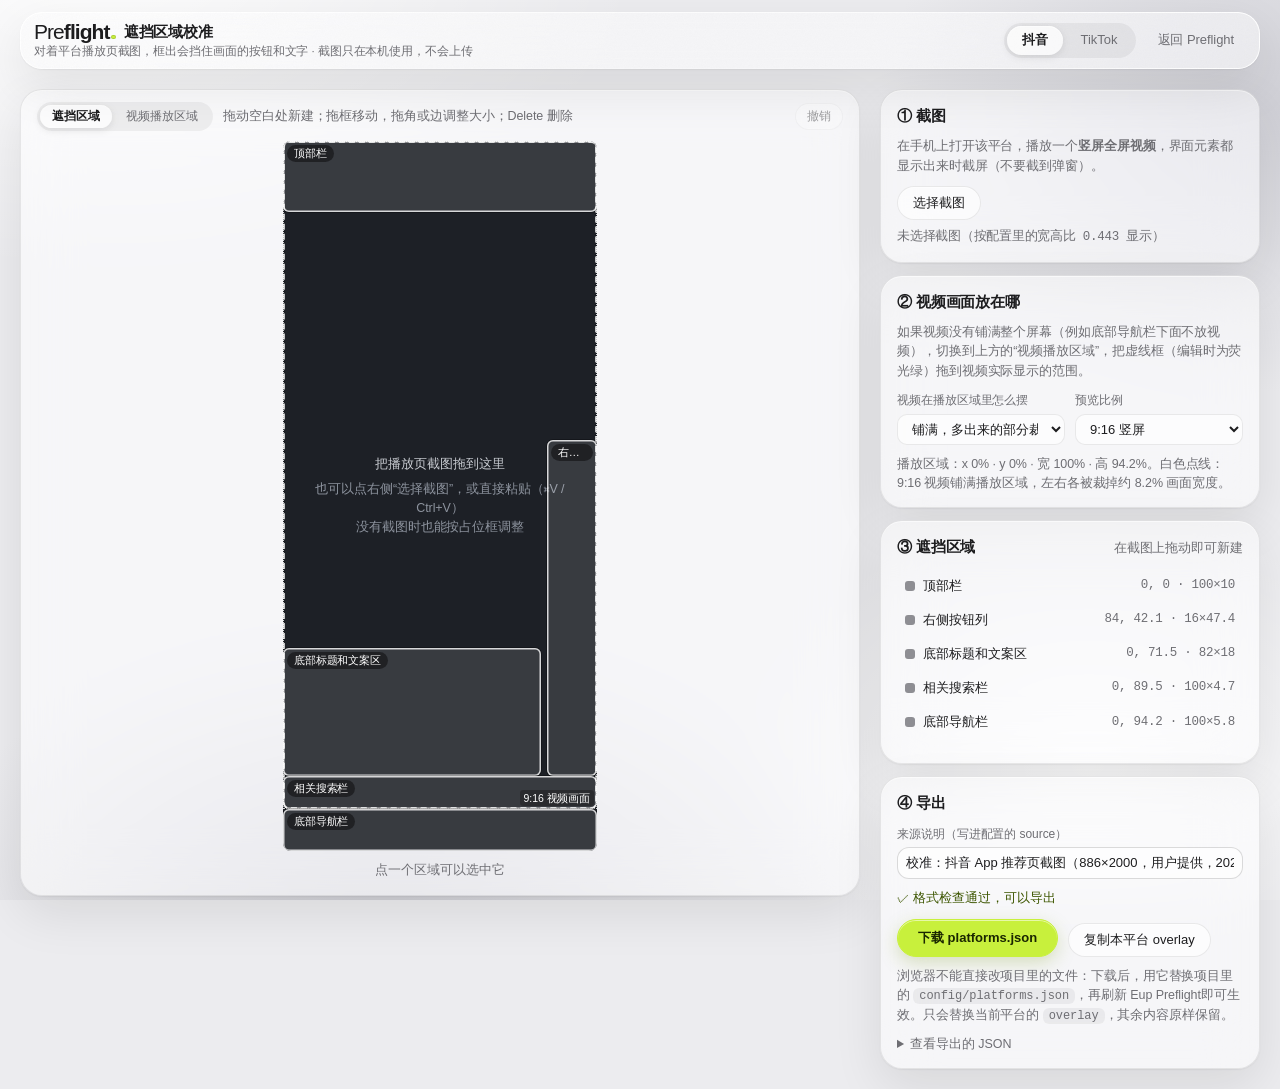
<file: calibrate.html>
<!doctype html>
<html lang="zh-CN">
<head>
  <meta charset="utf-8">
  <meta name="viewport" content="width=device-width, initial-scale=1">
  <link rel="icon" href="data:image/svg+xml,%3Csvg%20xmlns%3D%22http%3A%2F%2Fwww.w3.org%2F2000%2Fsvg%22%20viewBox%3D%220%200%2024%2024%22%3E%3Crect%20width%3D%2224%22%20height%3D%2224%22%20rx%3D%226.5%22%20fill%3D%22%23141414%22%2F%3E%3Cpath%20fill%3D%22%23fff%22%20fill-rule%3D%22evenodd%22%20d%3D%22M6.5%205h5.4a4.7%204.7%200%200%201%200%209.4H9.8V19H6.5ZM9.8%207.9v3.6h1.9a1.8%201.8%200%200%200%200-3.6Z%22%2F%3E%3Ccircle%20cx%3D%2217.6%22%20cy%3D%2217%22%20r%3D%222.2%22%20fill%3D%22%23C8F03C%22%2F%3E%3C%2Fsvg%3E">
  <title>遮挡区域校准 · Eup Preflight</title>
  <script>try { if (localStorage.getItem('theme') === 'dark') document.documentElement.dataset.theme = 'dark'; } catch (e) { /* 读不到就用浅色 */ }</script>
  <link rel="stylesheet" href="css/base.css">
  <link rel="stylesheet" href="css/calibrate.css">
</head>
<body>
  <!-- ===== 顶栏 ===== -->
  <header class="topbar glass">
    <div class="brand">
      <div>
        <div class="brand-name" translate="no"><span class="sr-only">Preflight</span><span class="wordmark" aria-hidden="true"><span class="wm-pre">Pre</span><span class="wm-flight">flight</span><span class="wm-dot"></span></span><span class="brand-page">遮挡区域校准</span></div>
        <div class="brand-sub">对着平台播放页截图，框出会挡住画面的按钮和文字 · 截图只在本机使用，不会上传</div>
      </div>
    </div>
    <div class="top-actions">
      <div class="seg" id="platformSeg" role="group" aria-label="要校准的平台"></div>
      <a class="btn ghost" href="index.html">返回 <span translate="no">Preflight</span></a>
    </div>
  </header>

  <div id="errorBox" class="cal-error" hidden></div>

  <main class="cal">
    <!-- ===== 左：截图和区域 ===== -->
    <section class="cal-stage-wrap">
      <div class="stage-tools">
        <div class="seg seg-sm" id="modeSeg" role="group" aria-label="编辑对象">
          <button data-mode="zones" class="on">遮挡区域</button>
          <button data-mode="area">视频播放区域</button>
        </div>
        <span class="hint" id="modeHint"></span>
        <button class="btn sm" id="undoBtn" disabled title="撤销（⌘Z / Ctrl+Z）">撤销</button>
      </div>
      <div class="stage" id="stage" tabindex="0" aria-label="截图画布">
        <img id="shot" alt="" hidden>
        <div class="stage-empty" id="stageEmpty">
          <div>把播放页截图拖到这里</div>
          <div class="hint">也可以点右侧“选择截图”，或直接粘贴（⌘V / Ctrl+V）<br>没有截图时也能按占位框调整</div>
        </div>
        <div class="layer" id="layer"></div>
      </div>
      <div class="stage-foot hint" id="stageFoot"></div>
    </section>

    <!-- ===== 右：设置 ===== -->
    <aside class="cal-side">
      <div class="draft-bar" id="draftBar" hidden>
        <span id="draftText"></span>
        <button class="btn sm" id="discardDraft">放弃修改</button>
      </div>

      <section class="cal-card">
        <h3>① 截图</h3>
        <p class="hint">在手机上打开该平台，播放一个<b>竖屏全屏视频</b>，界面元素都显示出来时截屏（不要截到弹窗）。</p>
        <div class="row">
          <button class="btn" id="pickShot">选择截图</button>
          <input type="file" id="shotInput" accept="image/*" hidden>
          <span class="hint num" id="shotInfo">未选择截图</span>
        </div>
        <p class="hint" id="aspectNote" hidden></p>
      </section>

      <section class="cal-card">
        <h3>② 视频画面放在哪</h3>
        <p class="hint">如果视频没有铺满整个屏幕（例如底部导航栏下面不放视频），切换到上方的“视频播放区域”，把虚线框（编辑时为荧光绿）拖到视频实际显示的范围。</p>
        <div class="row">
          <label class="field">
            <span class="label">视频在播放区域里怎么摆</span>
            <select id="fitSel">
              <option value="contain">完整显示，不够的地方留黑边（contain）</option>
              <option value="cover">铺满，多出来的部分裁掉（cover）</option>
            </select>
          </label>
          <label class="field">
            <span class="label">预览比例</span>
            <select id="previewSel">
              <option value="0.5625">9:16 竖屏</option>
              <option value="0.75">3:4</option>
              <option value="1">1:1</option>
              <option value="1.7778">16:9 横屏</option>
            </select>
          </label>
        </div>
        <p class="hint" id="fitNote"></p>
      </section>

      <section class="cal-card">
        <div class="card-head">
          <h3>③ 遮挡区域</h3>
          <span class="hint">在截图上拖动即可新建</span>
        </div>
        <ul class="zlist" id="zoneList"></ul>
        <div id="editor"></div>
      </section>

      <section class="cal-card">
        <h3>④ 导出</h3>
        <label class="field">
          <span class="label">来源说明（写进配置的 source）</span>
          <input type="text" id="sourceInput" placeholder="例如：校准：抖音 App 33.2（iPhone 15）播放页截图">
        </label>
        <div id="problems"></div>
        <div class="row">
          <button class="btn primary" id="downloadBtn">下载 platforms.json</button>
          <button class="btn" id="copyBtn">复制本平台 overlay</button>
        </div>
        <p class="hint">浏览器不能直接改项目里的文件：下载后，用它替换项目里的 <code>config/platforms.json</code>，再刷新 Eup Preflight即可生效。只会替换当前平台的 <code>overlay</code>，其余内容原样保留。</p>
        <details class="json-preview">
          <summary>查看导出的 JSON</summary>
          <pre id="jsonPreview"></pre>
        </details>
      </section>
    </aside>
  </main>

  <script type="module" src="js/calibrate.js"></script>
</body>
</html>
</file>
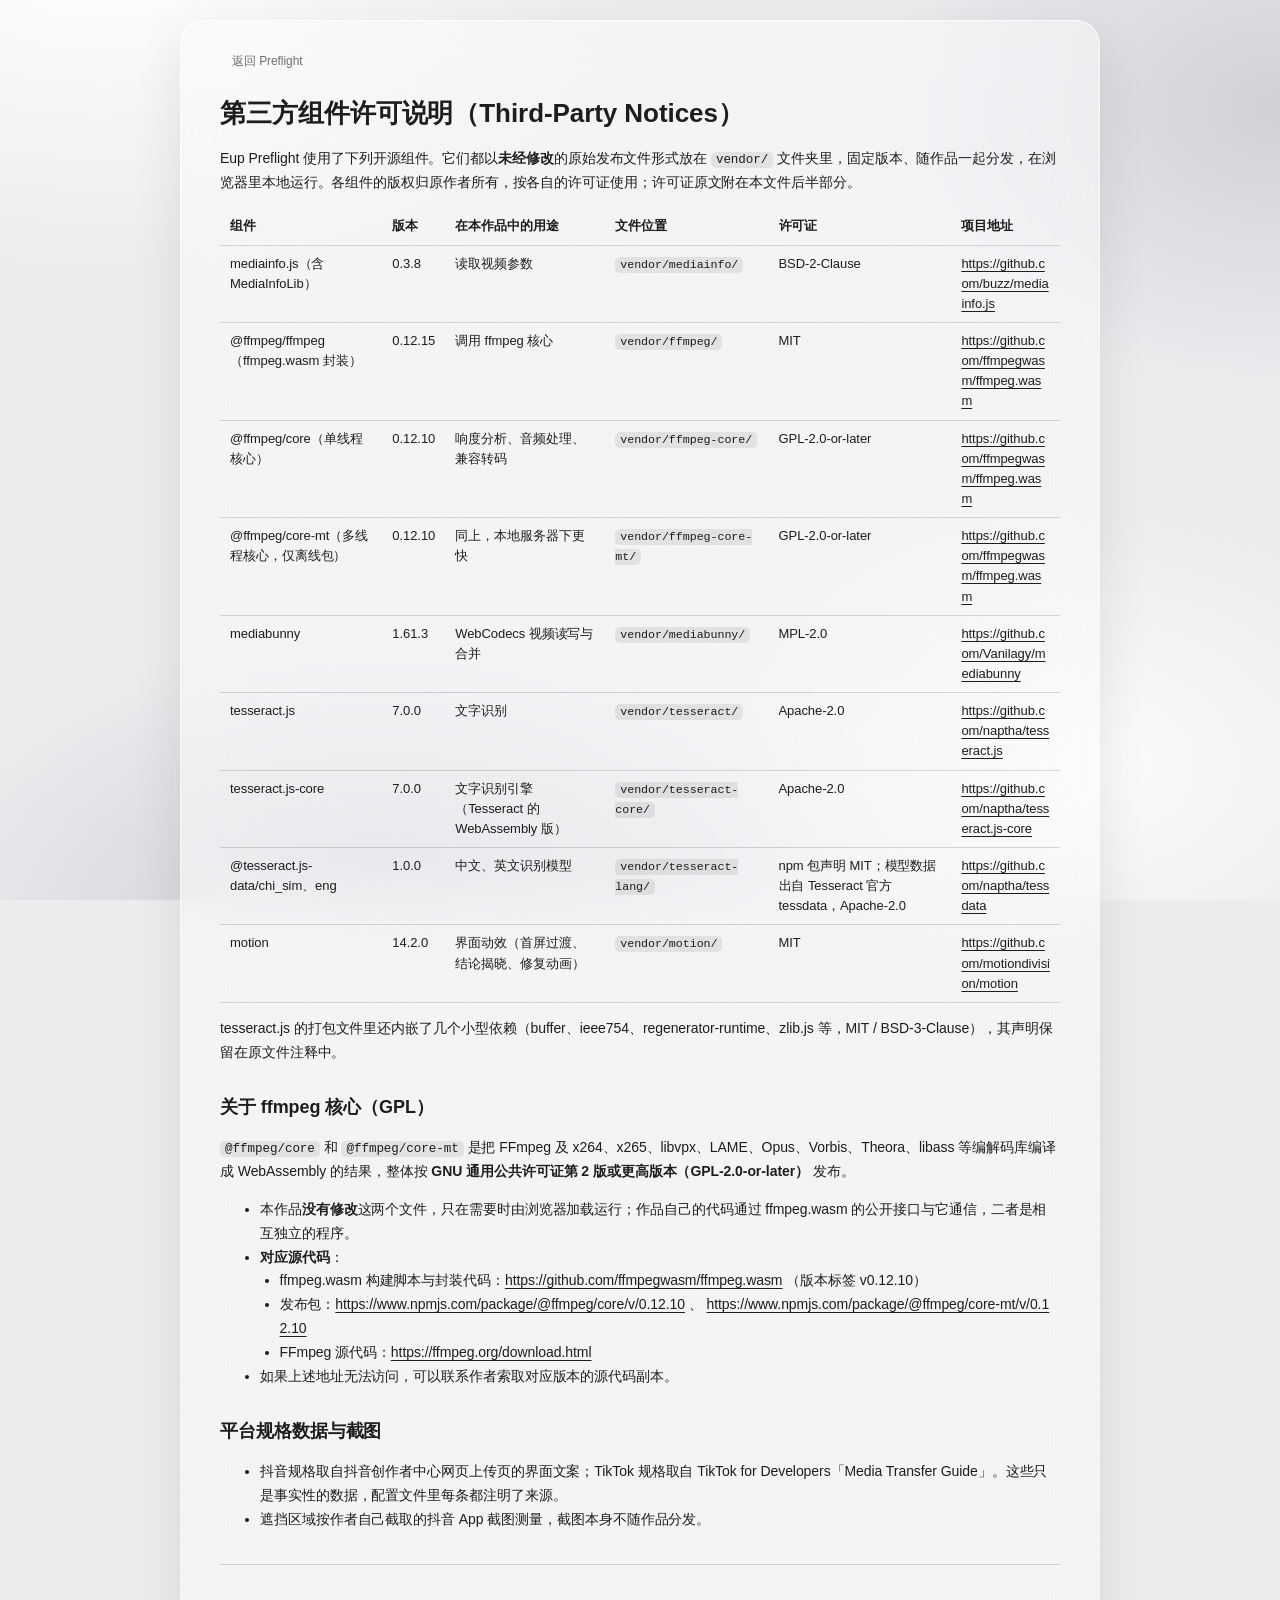
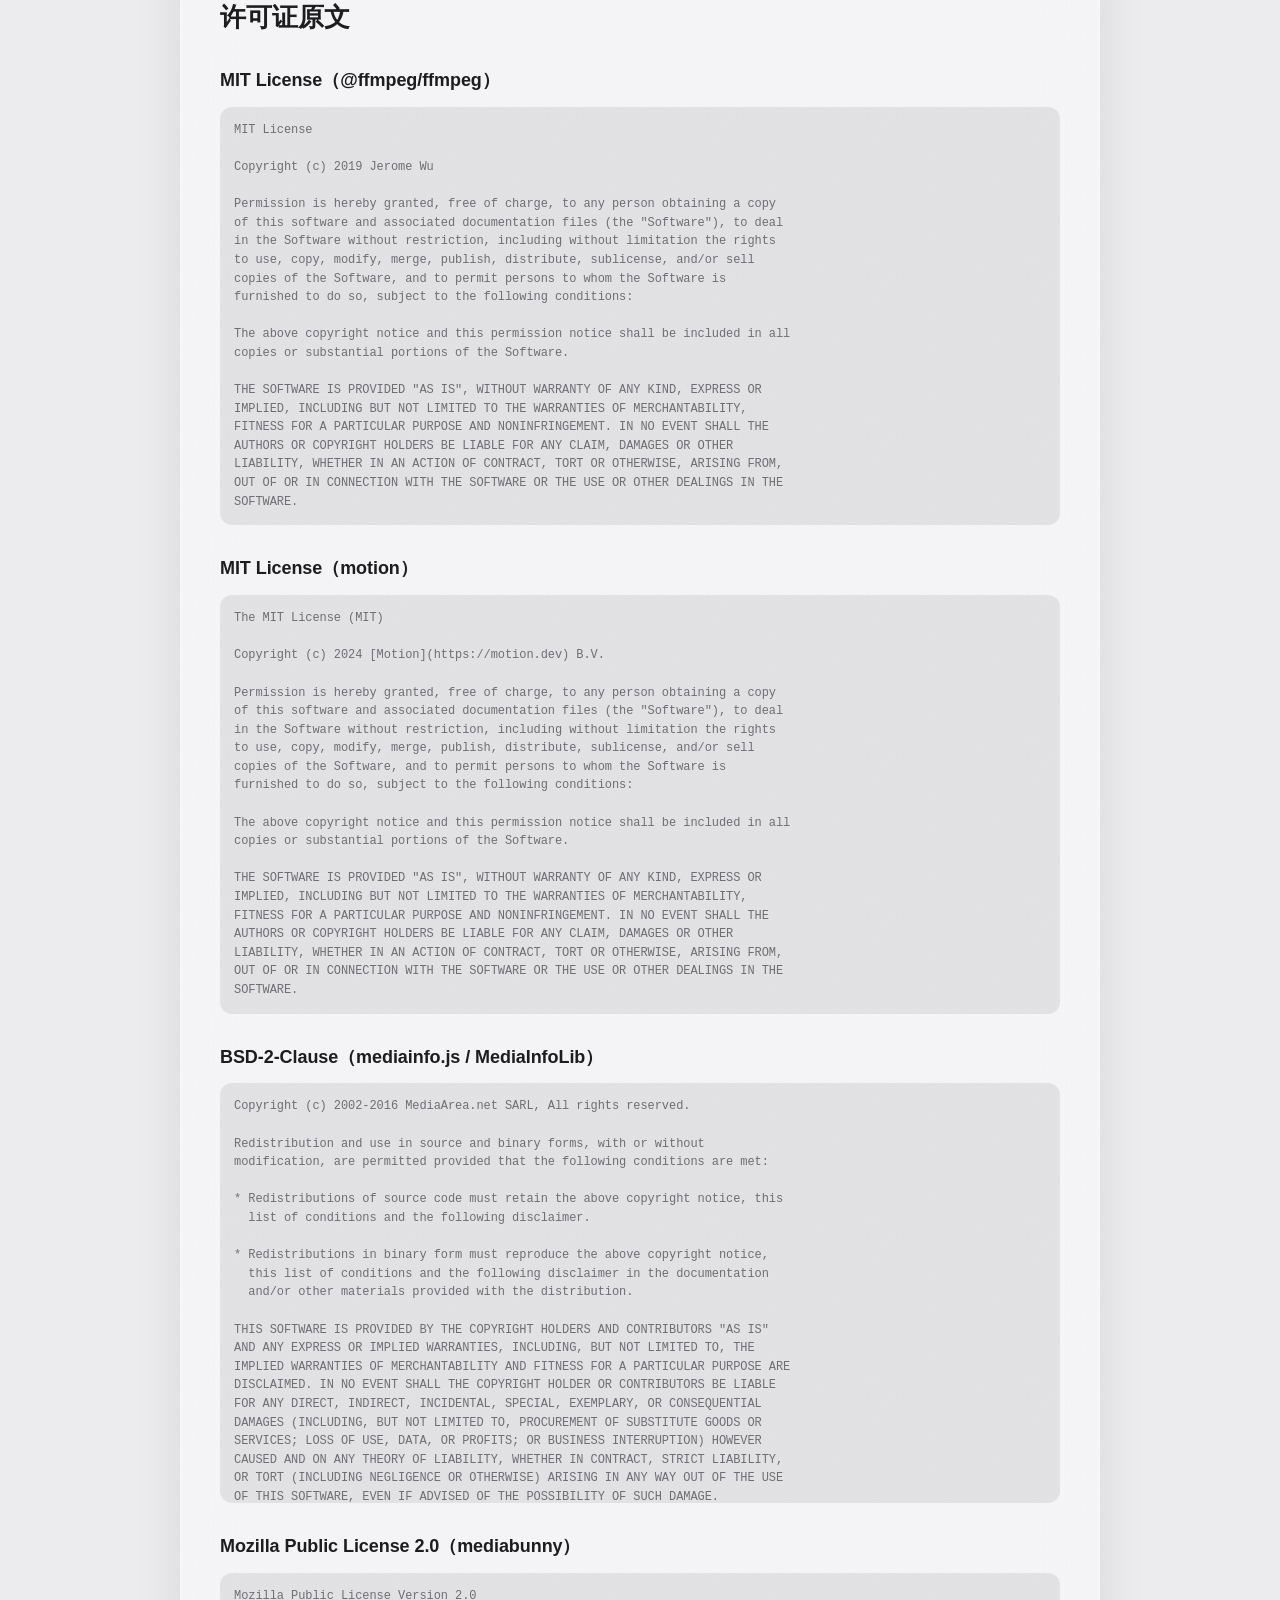
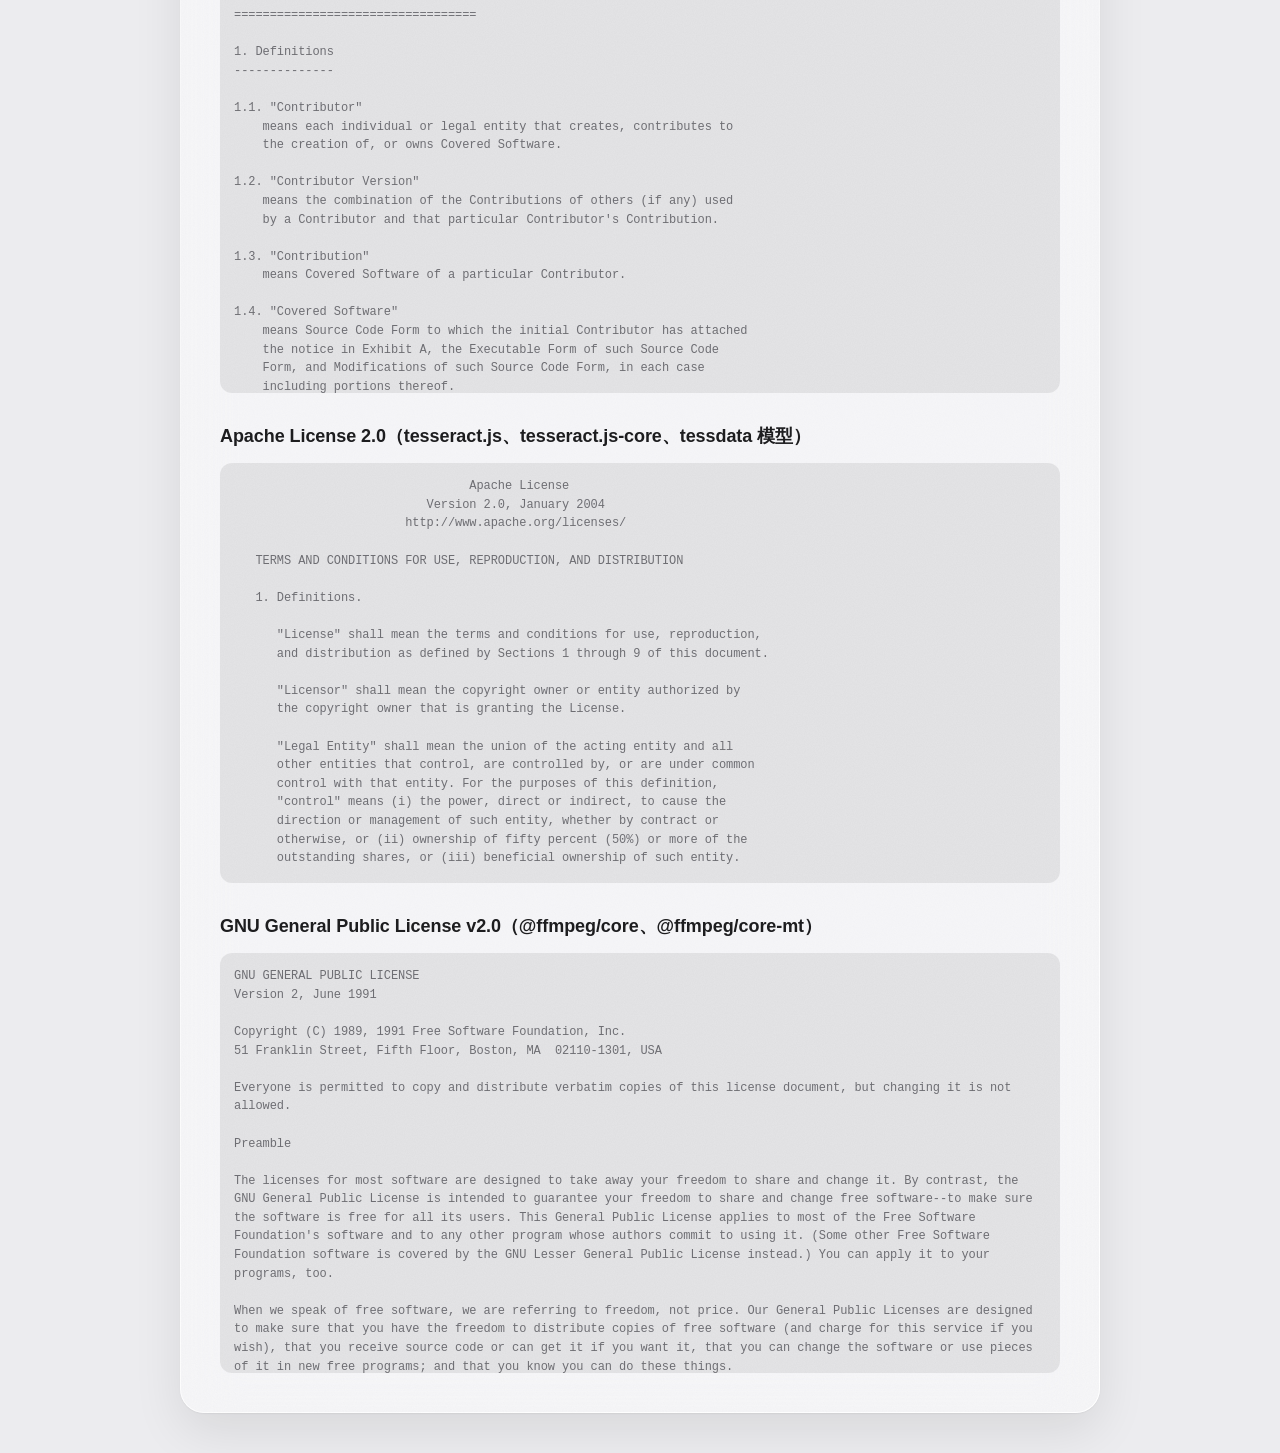
<file: licenses.html>
<!doctype html>
<html lang="zh-CN">
<head>
  <meta charset="utf-8">
  <meta name="viewport" content="width=device-width, initial-scale=1">
  <link rel="icon" href="data:image/svg+xml,%3Csvg%20xmlns%3D%22http%3A%2F%2Fwww.w3.org%2F2000%2Fsvg%22%20viewBox%3D%220%200%2024%2024%22%3E%3Crect%20width%3D%2224%22%20height%3D%2224%22%20rx%3D%226.5%22%20fill%3D%22%23141414%22%2F%3E%3Cpath%20fill%3D%22%23fff%22%20fill-rule%3D%22evenodd%22%20d%3D%22M6.5%205h5.4a4.7%204.7%200%200%201%200%209.4H9.8V19H6.5ZM9.8%207.9v3.6h1.9a1.8%201.8%200%200%200%200-3.6Z%22%2F%3E%3Ccircle%20cx%3D%2217.6%22%20cy%3D%2217%22%20r%3D%222.2%22%20fill%3D%22%23C8F03C%22%2F%3E%3C%2Fsvg%3E">
  <title>开源组件与许可 · Eup Preflight</title>
  <script>try { if (localStorage.getItem('theme') === 'dark') document.documentElement.dataset.theme = 'dark'; } catch (e) { /* 读不到就用浅色 */ }</script>
  <link rel="stylesheet" href="css/base.css">
  <style>
    /* 许可说明页：读取 THIRD_PARTY_NOTICES.md 并显示。
       不直接打开 .md：静态托管返回的 .md 不带字符集，浏览器会把中文显示成乱码 */
    .lic { width: min(920px, calc(100% - 32px)); margin: 20px auto 40px; padding: 28px clamp(16px, 4vw, 40px); }
    .lic h1 { font-size: 26px; margin: 0 0 14px; }
    .lic h2 { font-size: 18px; margin: 30px 0 10px; }
    .lic p, .lic li { line-height: 1.7; color: var(--text); }
    .lic code { font-size: .9em; padding: 1px 5px; border-radius: 5px; background: var(--line); }
    .lic a { color: inherit; word-break: break-all; }
    .lic .tbl { overflow-x: auto; }
    .lic table { border-collapse: collapse; font-size: 13px; min-width: 640px; }
    .lic th, .lic td { border-bottom: 1px solid var(--line-strong); padding: 8px 10px; text-align: left; vertical-align: top; }
    .lic pre { white-space: pre-wrap; font-size: 12px; line-height: 1.55; color: var(--muted); max-height: 420px; overflow: auto; padding: 14px; border-radius: 12px; background: var(--line); }
    .lic hr { border: 0; border-top: 1px solid var(--line-strong); margin: 32px 0; }
    .lic .back { margin-bottom: 18px; }
  </style>
</head>
<body>
  <main class="lic glass">
    <a class="btn ghost sm back" href="index.html">返回 <span translate="no">Preflight</span></a>
    <div id="out">正在读取…</div>
  </main>
  <script type="module">
    // 只认 THIRD_PARTY_NOTICES.md 里用到的几种写法：标题、段落、列表、表格、代码块、加粗、行内代码、网址
    const esc = (s) => s.replace(/[&<>"]/g, (c) => ({ '&': '&amp;', '<': '&lt;', '>': '&gt;', '"': '&quot;' }[c]));
    const inline = (s) => esc(s)
      .replace(/`([^`]+)`/g, '<code>$1</code>')
      .replace(/\*\*([^*]+)\*\*/g, '<b>$1</b>')
      .replace(/(https?:\/\/[^\s<）)，、]+)/g, '<a href="$1" target="_blank" rel="noopener">$1</a>');
    const cells = (line) => line.trim().replace(/^\||\|$/g, '').split('|').map((c) => c.trim());

    function render(md) {
      const lines = md.split('\n'), html = [];
      for (let i = 0; i < lines.length; i++) {
        const l = lines[i];
        if (l.startsWith('```')) {                       // 代码块（许可证原文）
          const buf = [];
          while (++i < lines.length && !lines[i].startsWith('```')) buf.push(lines[i]);
          html.push('<pre>' + esc(buf.join('\n')) + '</pre>');
        } else if (/^#{1,3} /.test(l)) {
          const n = l.indexOf(' ');
          html.push('<h' + n + '>' + inline(l.slice(n + 1)) + '</h' + n + '>');
        } else if (l.startsWith('|')) {                    // 表格：第一行表头，第二行分隔线
          const head = cells(l); i++;
          const rows = [];
          while (i + 1 < lines.length && lines[i + 1].startsWith('|')) rows.push(cells(lines[++i]));
          html.push('<div class="tbl"><table><thead><tr>' + head.map((c) => '<th>' + inline(c) + '</th>').join('') + '</tr></thead><tbody>'
            + rows.map((r) => '<tr>' + r.map((c) => '<td>' + inline(c) + '</td>').join('') + '</tr>').join('') + '</tbody></table></div>');
        } else if (/^\s*- /.test(l)) {                     // 列表（含一层缩进）
          const items = [];
          i--;
          while (i + 1 < lines.length && /^\s*- /.test(lines[i + 1])) {
            const m = lines[++i];
            items.push('<li' + (/^\s{2,}/.test(m) ? ' style="margin-left:1.4em"' : '') + '>' + inline(m.replace(/^\s*- /, '')) + '</li>');
          }
          html.push('<ul>' + items.join('') + '</ul>');
        } else if (l.trim() === '---') {
          html.push('<hr>');
        } else if (l.trim()) {
          html.push('<p>' + inline(l) + '</p>');
        }
      }
      return html.join('\n');
    }

    try {
      const r = await fetch('THIRD_PARTY_NOTICES.md', { cache: 'no-cache' });
      if (!r.ok) throw new Error('HTTP ' + r.status);
      document.getElementById('out').innerHTML = render(await r.text());   // text() 固定按 UTF-8 解码
    } catch (e) {
      document.getElementById('out').textContent = '读取 THIRD_PARTY_NOTICES.md 失败（' + e.message + '）。离线包里可以直接打开这个文件查看。';
    }
  </script>
</body>
</html>
</file>
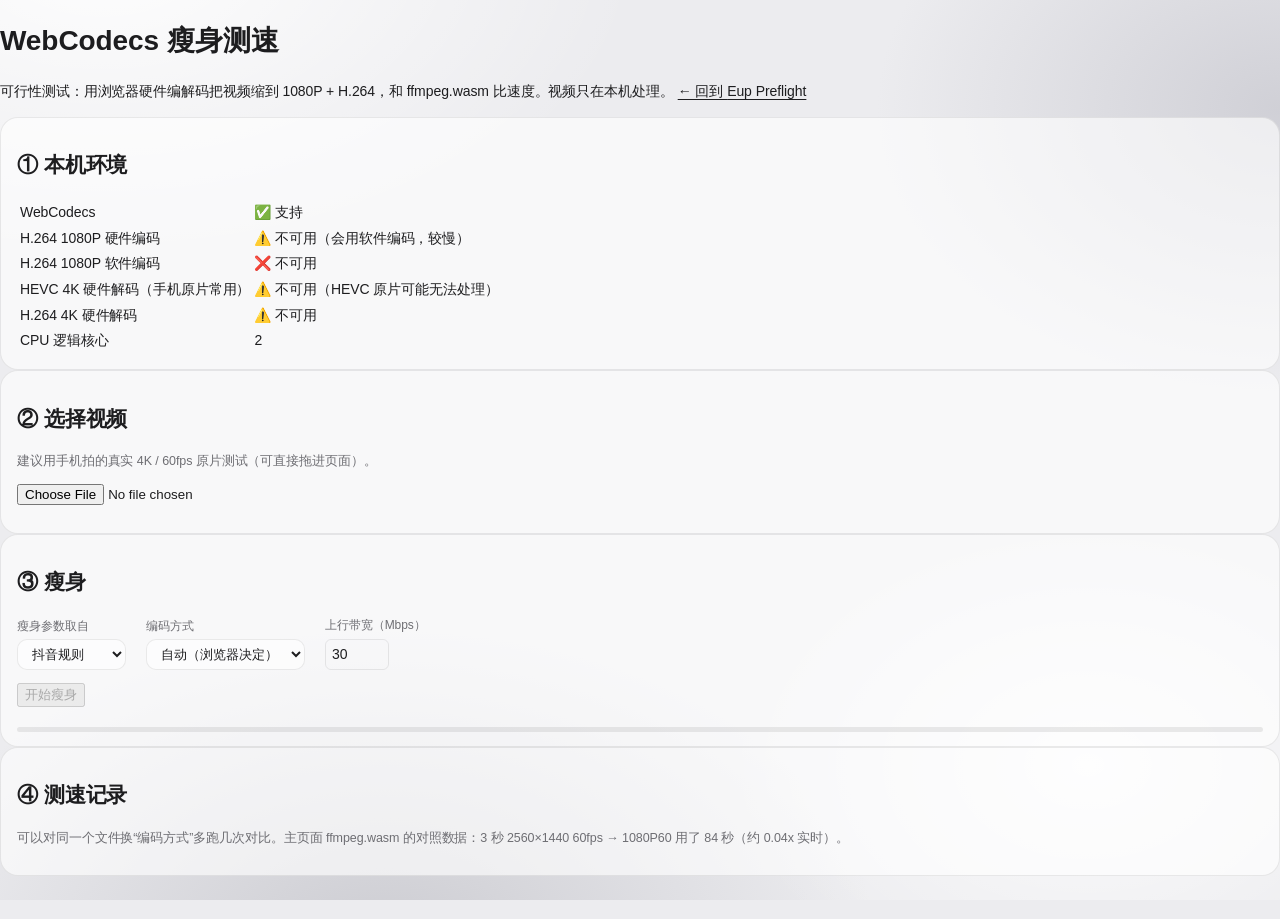
<file: webcodecs-test.html>
<!doctype html>
<html lang="zh-CN">
<head>
  <meta charset="utf-8">
  <meta name="viewport" content="width=device-width, initial-scale=1">
  <link rel="icon" href="data:image/svg+xml,%3Csvg%20xmlns%3D%22http%3A%2F%2Fwww.w3.org%2F2000%2Fsvg%22%20viewBox%3D%220%200%2024%2024%22%3E%3Crect%20width%3D%2224%22%20height%3D%2224%22%20rx%3D%226.5%22%20fill%3D%22%23141414%22%2F%3E%3Cpath%20fill%3D%22%23fff%22%20fill-rule%3D%22evenodd%22%20d%3D%22M6.5%205h5.4a4.7%204.7%200%200%201%200%209.4H9.8V19H6.5ZM9.8%207.9v3.6h1.9a1.8%201.8%200%200%200%200-3.6Z%22%2F%3E%3Ccircle%20cx%3D%2217.6%22%20cy%3D%2217%22%20r%3D%222.2%22%20fill%3D%22%23C8F03C%22%2F%3E%3C%2Fsvg%3E">
  <title>WebCodecs 瘦身测速</title>
  <script>try { if (localStorage.getItem('theme') === 'dark') document.documentElement.dataset.theme = 'dark'; } catch (e) { /* 读不到就用浅色 */ }</script>
  <link rel="stylesheet" href="css/base.css">
  <link rel="stylesheet" href="css/shell.css">
  <link rel="stylesheet" href="css/tech.css">
  <style>
    .good { color: var(--pass); font-weight: 600; }
    .bad { color: var(--fail); }
    #result video { max-width: 100%; max-height: 360px; background: #000; border-radius: 6px; margin-top: 8px; }
    .row { display: flex; flex-wrap: wrap; gap: 12px 20px; align-items: flex-end; margin: 10px 0; }
    #bwInput { width: 64px; padding: 4px 6px; border: 1px solid var(--line); border-radius: 6px; background: var(--card); color: var(--text); font: inherit; }
  </style>
</head>
<body>
  <header class="top">
    <h1>WebCodecs 瘦身测速</h1>
    <p class="sub">可行性测试：用浏览器硬件编解码把视频缩到 1080P + H.264，和 ffmpeg.wasm 比速度。视频只在本机处理。
      <a href="index.html">← 回到 <span translate="no">Eup Preflight</span></a></p>
  </header>
  <main>
    <section class="card">
      <h2>① 本机环境</h2>
      <div class="table-wrap"><table id="envTable"><tr><td class="hint">检测中…</td></tr></table></div>
    </section>

    <section class="card">
      <h2>② 选择视频</h2>
      <p class="hint">建议用手机拍的真实 4K / 60fps 原片测试（可直接拖进页面）。</p>
      <input type="file" id="fileInput" accept="video/*">
      <p id="fileInfo" class="hint"></p>
    </section>

    <section class="card">
      <h2>③ 瘦身</h2>
      <div class="row">
        <div class="field">
          <label class="label" for="platformSel">瘦身参数取自</label>
          <select id="platformSel"><option value="douyin">抖音规则</option><option value="tiktok">TikTok 规则</option></select>
        </div>
        <div class="field">
          <label class="label" for="hwSel">编码方式</label>
          <select id="hwSel">
            <option value="no-preference">自动（浏览器决定）</option>
            <option value="prefer-hardware">优先硬件</option>
            <option value="prefer-software">强制软件（对比用）</option>
          </select>
        </div>
        <div class="field">
          <label class="label" for="bwInput">上行带宽（Mbps）</label>
          <input id="bwInput" type="number" min="1" value="30">
        </div>
      </div>
      <p id="plan" class="hint"></p>
      <button id="runBtn" class="primary" disabled>开始瘦身</button>
      <button id="cancelBtn" class="ghost" hidden>取消</button>
      <div class="task-row" style="margin-top:12px"><span id="progLabel" class="hint"></span></div>
      <div class="bar"><div id="bar"></div></div>
      <div id="result"></div>
    </section>

    <section class="card">
      <h2>④ 测速记录</h2>
      <p class="hint">可以对同一个文件换“编码方式”多跑几次对比。主页面 ffmpeg.wasm 的对照数据：3 秒 2560×1440 60fps → 1080P60 用了 84 秒（约 0.04x 实时）。</p>
      <div class="table-wrap"><table id="runsTable"></table></div>
    </section>
  </main>
  <script type="module" src="js/webcodecs-slim.js"></script>
</body>
</html>
</file>
<file: css/base.css>
@charset "UTF-8"; /* 托管服务器返回的 CSS 不带字符集，声明一下，免得中文和符号被当成别的编码显示成乱码 */
/* ============================================================
   base.css —— Eup Preflight 的通用样式：颜色变量（含深色模式）、液态玻璃材质、按钮、表单、状态标签、顶栏、高级面板
   设计方向：Apple 液态玻璃（Liquid Glass），黑白灰 + 霓虹柠檬品牌色。
     · 界面本身只用黑、白、灰；次要强调色 = 纯黑（深色模式下纯白）
     · 品牌色霓虹柠檬只表示“行动”和“进行中”：主按钮、选中步骤、进度条和扫描线、焦点框、logo
     · 整个应用只有荧光绿一种颜色。状态标记也只用荧光绿和黑白灰：通过 = 荧光绿，警告 = 灰，不通过 = 实心黑（深色模式下实心白），
       越严重越“重”；再加上 × / ! / ✓ 图标和文字，不只靠颜色区分
     · 大块容器是半透明“玻璃”：背景模糊 + 细的高光描边；内部小卡片只用半透明底，不再叠加模糊（省性能）
   ============================================================ */

/* ---------- 颜色与尺寸（自动适配深色模式） ---------- */
:root {
  color-scheme: light;
  --bg: #ececef;
  --surface: rgba(255, 255, 255, .62);     /* 玻璃内部的卡片、输入框 */
  --fill: rgba(0, 0, 0, .05);               /* 轻底色：分段控件轨道、悬停 */
  --text: #1d1d1f;
  --muted: #6e6e73;
  --subtle: #8e8e93;
  --line: rgba(0, 0, 0, .08);
  --line-strong: rgba(0, 0, 0, .14);
  --accent: #1d1d1f;                        /* 黑白灰：强调色就是黑 */
  --accent-weak: rgba(0, 0, 0, .06);
  --on-accent: #ffffff;
  /* 状态色：只用荧光绿和黑白灰（见文件开头）。--x 是文字 / 线条 / 实心块的颜色，--x-bg 是浅底，--on-fail 是实心“不通过”上的字 */
  --pass: #3d5600; --pass-bg: rgba(200, 240, 60, .45);   /* 通过：深橄榄字 + 荧光绿浅底 */
  --warn: #5a5a5f; --warn-bg: rgba(0, 0, 0, .08);        /* 警告：灰 */
  --fail: #1d1d1f; --fail-bg: rgba(0, 0, 0, .07);        /* 不通过：黑（徽章、图标用实心黑底白字） */
  --on-fail: #ffffff;
  --info: #3c3c43; --info-bg: rgba(0, 0, 0, .06);
  --na: #8e8e93;   --na-bg: rgba(0, 0, 0, .05);
  --radius: 18px;
  --radius-sm: 12px;

  /* 品牌色：霓虹柠檬。填充用 --brand，上面的字用 --on-brand；需要柠檬色的文字时用 --brand-ink（浅色模式下换成深橄榄，白底上才看得清） */
  --brand: #C8F03C;
  --on-brand: #1A2600;
  --brand-ink: #5A7A00;
  --brand-glow: rgba(200, 240, 60, .35);

  /* 动效参数（和 js/core/motion.js 里的 DUR / EASE 一致） */
  --dur-fast: .18s;
  --dur-base: .32s;
  --dur-emph: .6s;
  --ease: cubic-bezier(.2, .8, .2, 1);

  /* 玻璃材质 */
  --glass: rgba(255, 255, 255, .52);
  --glass-strong: rgba(255, 255, 255, .78);
  --glass-hi: rgba(255, 255, 255, .95);     /* 高光描边最亮处 */
  --glass-lo: rgba(255, 255, 255, .25);     /* 高光描边最暗处 */
  /* 两层阴影：贴近的接触阴影 + 大而柔的投影；再加一条顶部内高光，像光从上面打下来 */
  --glass-shadow: inset 0 1px 0 rgba(255, 255, 255, .6), 0 1px 2px rgba(0, 0, 0, .06), 0 18px 50px rgba(0, 0, 0, .09);
  --glass-noise-op: .035;
  --cursor-glow: rgba(200, 240, 60, .30);   /* 工作台跟着鼠标的品牌色柔光，和首屏 Canvas 那团同色 */
  --noise: url("data:image/svg+xml,%3Csvg xmlns='http://www.w3.org/2000/svg' width='160' height='160'%3E%3Cfilter id='n'%3E%3CfeTurbulence type='fractalNoise' baseFrequency='.9' numOctaves='2' stitchTiles='stitch'/%3E%3CfeColorMatrix values='0 0 0 0 .5 0 0 0 0 .5 0 0 0 0 .5 0 0 0 .06 0'/%3E%3C/filter%3E%3Crect width='100%25' height='100%25' filter='url(%23n)'/%3E%3C/svg%3E");
  --glass-blur: blur(28px) saturate(170%);
  --press: rgba(0, 0, 0, .08);
  --font: -apple-system, BlinkMacSystemFont, "SF Pro Text", "SF Pro Display", "PingFang SC", "Hiragino Sans GB", "Microsoft YaHei", sans-serif;
  /* 等宽：参数、编号、小字标注用，像仪器读数；等宽字体里没有中文，中文自动落到 --font 的字体上 */
  --mono: ui-monospace, "SF Mono", "JetBrains Mono", Menlo, Consolas, "PingFang SC", "Hiragino Sans GB", "Microsoft YaHei", monospace;
}
/* 深色模式：顶栏的切换键在 <html> 上设 data-theme="dark"（默认浅色，不跟随系统；见 js/core/prefs.js） */
:root[data-theme="dark"] {
  color-scheme: dark;
  --bg: #0a0a0b;
  --surface: rgba(255, 255, 255, .06);
  --fill: rgba(255, 255, 255, .08);
  --text: #f5f5f7;
  --muted: #a1a1a6;
  --subtle: #7c7c80;
  --line: rgba(255, 255, 255, .09);
  --line-strong: rgba(255, 255, 255, .16);
  --accent: #f5f5f7;
  --accent-weak: rgba(255, 255, 255, .10);
  --on-accent: #0a0a0b;
  --pass: #C8F03C; --pass-bg: rgba(200, 240, 60, .16);
  --warn: #b5b5ba; --warn-bg: rgba(255, 255, 255, .12);
  --fail: #f5f5f7; --fail-bg: rgba(255, 255, 255, .1);
  --on-fail: #111113;
  --info: #d1d1d6; --info-bg: rgba(255, 255, 255, .08);
  --na: #8e8e93;   --na-bg: rgba(255, 255, 255, .06);
  --glass: rgba(38, 38, 42, .46);
  --glass-strong: rgba(58, 58, 62, .72);
  --glass-hi: rgba(255, 255, 255, .22);
  --glass-lo: rgba(255, 255, 255, .04);
  --glass-shadow: inset 0 1px 0 rgba(255, 255, 255, .12), 0 1px 2px rgba(0, 0, 0, .35), 0 18px 50px rgba(0, 0, 0, .5);
  --glass-noise-op: .05;
  --cursor-glow: rgba(200, 240, 60, .20);
  --brand-ink: #C8F03C;
  --brand-glow: rgba(200, 240, 60, .45);
  --press: rgba(255, 255, 255, .1);
}
:root[data-theme="dark"] .btn { box-shadow: inset 0 1px 0 rgba(255, 255, 255, .06); }
:root[data-theme="dark"] .seg button.on { box-shadow: 0 2px 8px rgba(0, 0, 0, .35), inset 0 1px 0 rgba(255, 255, 255, .1); }

* { box-sizing: border-box; }
[hidden] { display: none !important; }
html.i18n-pending body { visibility: hidden; } /* 英文模式：翻译完成前不显示，免得先闪一下中文 */
body:not(.show-tech) .tech-detail { display: none !important; } /* 技术细节：在「高级」里打开后才显示 */ /* 有些元素设置了 display，确保 hidden 属性仍然生效 */
html { -webkit-text-size-adjust: 100%; }
body {
  margin: 0; color: var(--text); min-height: 100vh;
  font: 14px/1.55 var(--font); -webkit-font-smoothing: antialiased; letter-spacing: -.005em;
  /* 玻璃需要有东西可“透”：几块柔和的灰色光斑做背景，固定不随页面滚动 */
  background:
    radial-gradient(60vw 50vh at 8% -5%, rgba(255, 255, 255, .95), transparent 70%),
    radial-gradient(45vw 45vh at 100% 12%, rgba(196, 196, 204, .7), transparent 70%),
    radial-gradient(55vw 50vh at 30% 105%, rgba(178, 178, 186, .55), transparent 70%),
    radial-gradient(40vw 40vh at 85% 85%, rgba(255, 255, 255, .8), transparent 70%),
    var(--bg);
  background-attachment: fixed;
}
:root[data-theme="dark"] body {
  background:
    radial-gradient(60vw 50vh at 8% -5%, rgba(90, 90, 98, .55), transparent 70%),
    radial-gradient(45vw 45vh at 100% 12%, rgba(60, 60, 66, .6), transparent 70%),
    radial-gradient(55vw 50vh at 30% 105%, rgba(70, 70, 78, .45), transparent 70%),
    radial-gradient(40vw 40vh at 85% 85%, rgba(40, 40, 44, .7), transparent 70%),
    var(--bg);
  background-attachment: fixed;
}
/* 工作台背景里跟着鼠标的品牌色柔光（js/core/cursor-glow.js 移动它；首屏由 Canvas 自己画，这里藏起来）
   大小和首屏那团一样：半径是屏幕短边的 38% */
#cursorGlow {
  position: fixed; left: 0; top: 0; z-index: -1; pointer-events: none;
  width: 76vmin; height: 76vmin; border-radius: 50%;
  background: radial-gradient(closest-side, var(--cursor-glow), transparent);
  opacity: 0; transition: opacity .6s ease; will-change: transform;
}
#cursorGlow.on { opacity: 1; }
body.on-hero #cursorGlow { display: none; }
h3 { font-size: 15px; font-weight: 600; margin: 0; letter-spacing: -.01em; }
code { font: 12px ui-monospace, "SF Mono", Menlo, monospace; background: var(--fill); padding: 1px 6px; border-radius: 6px; }
a { color: var(--text); text-underline-offset: 3px; }
.hint { color: var(--muted); font-size: 12.5px; }
.num { font-family: var(--mono); font-variant-numeric: tabular-nums; letter-spacing: -.02em; }
/* 等宽小字标注：步骤编号、参数代号（RES / FPS …），像仪器面板上的刻字 */
.mono-tag { font: 500 11px/1.4 var(--mono); letter-spacing: .06em; color: var(--subtle); font-style: normal; }
.sr-only { position: absolute; width: 1px; height: 1px; margin: -1px; padding: 0; overflow: hidden; clip: rect(0 0 0 0); white-space: nowrap; border: 0; }

::selection { background: rgba(120, 120, 128, .3); }

/* ---------- 液态玻璃：大块容器用 .glass ---------- */
.glass {
  position: relative;
  background-color: var(--glass);
  background-image: var(--noise); /* 极淡的噪点：玻璃看起来像磨砂，而不是半透明塑料 */
  -webkit-backdrop-filter: var(--glass-blur); backdrop-filter: var(--glass-blur);
  border-radius: 24px;
  box-shadow: var(--glass-shadow);
}
/* 高光描边：左上和右下亮、中间暗，像光线打在玻璃边缘 */
.glass::before {
  content: ""; position: absolute; inset: 0; border-radius: inherit; padding: 1px; pointer-events: none; z-index: 0;
  background: linear-gradient(150deg, var(--glass-hi), var(--glass-lo) 30%, var(--glass-lo) 70%, var(--glass-hi));
  -webkit-mask: linear-gradient(#000 0 0) content-box, linear-gradient(#000 0 0);
  -webkit-mask-composite: xor; mask-composite: exclude;
}

/* ---------- 按钮 / 分段 / 表单 ---------- */
.btn {
  font: inherit; font-size: 13px; font-weight: 500; color: var(--text); background: var(--surface);
  border: 1px solid var(--line); border-radius: 999px;
  padding: 6px 15px; cursor: pointer; white-space: nowrap;
  transition: background .2s, transform var(--dur-fast) cubic-bezier(.34, 1.56, .64, 1), box-shadow .2s; /* 松开时轻微回弹 */
  box-shadow: inset 0 1px 0 rgba(255, 255, 255, .5);
}
.btn:hover { background: var(--glass-strong); }
.btn:active { transform: scale(.97); }
a.btn { display: inline-block; text-decoration: none; } /* 链接做成按钮样式时去掉下划线 */
.btn:disabled { opacity: .4; cursor: not-allowed; transform: none; }
.btn.primary { background: var(--brand); border-color: var(--brand); color: var(--on-brand); font-weight: 600; padding: 8px 20px; box-shadow: inset 0 1px 0 rgba(255, 255, 255, .55), 0 6px 18px rgba(120, 150, 20, .25); }
.btn.primary:hover { background: var(--brand); box-shadow: inset 0 1px 0 rgba(255, 255, 255, .55), 0 6px 22px var(--brand-glow); filter: brightness(1.04); }
.btn.ghost { border-color: transparent; background: transparent; color: var(--muted); box-shadow: none; }
.btn.ghost:hover { background: var(--fill); color: var(--text); }
.btn.ghost.on { background: var(--fill); color: var(--text); } /* 高级面板展开时 */
.btn.sm { font-size: 12px; padding: 3px 11px; }
.link { border: 0; background: none; padding: 0; font: inherit; font-size: 12.5px; color: var(--muted); cursor: pointer; text-decoration: underline; text-underline-offset: 3px; }
.link:hover { color: var(--text); }

/* 分段控件：玻璃轨道 + 浮起的选中块 */
.seg { display: inline-flex; background: var(--fill); border-radius: 999px; padding: 3px; gap: 2px; }
.seg button { border: 0; background: transparent; color: var(--muted); font: inherit; font-size: 13px; font-weight: 500; padding: 4px 15px; border-radius: 999px; cursor: pointer; transition: background .2s, color .2s; }
.seg button:hover:not(.on):not(:disabled) { color: var(--text); }
.seg button.on { background: var(--glass-strong); color: var(--text); font-weight: 600; box-shadow: 0 2px 8px rgba(0, 0, 0, .1), inset 0 1px 0 rgba(255, 255, 255, .6); }
.seg button:disabled { opacity: .4; cursor: not-allowed; }
.seg-sm button { font-size: 12px; padding: 2px 12px; }

/* 选中块（js/core/seg-slider.js）：分段控件、步骤导航、二级标签切换时，选中背景滑到新选项上 */
.has-thumb { position: relative; }
.has-thumb.has-thumb > button { position: relative; z-index: 1; }
.has-thumb.has-thumb > button.on { background: transparent; box-shadow: none; }
/* 选择器写两遍提高优先级：shell.css 的 .left > .glass > * 会把玻璃块的子元素都设成 relative */
.has-thumb.has-thumb > .seg-thumb {
  position: absolute; z-index: 0; pointer-events: none; border-radius: 999px; transition: opacity var(--dur-fast);
  background: var(--glass-strong); box-shadow: 0 2px 8px rgba(0, 0, 0, .1), inset 0 1px 0 rgba(255, 255, 255, .6);
}
.has-thumb.has-thumb.steps > .seg-thumb { border-radius: 16px; box-shadow: 0 4px 14px rgba(0, 0, 0, .08), inset 0 1px 0 rgba(255, 255, 255, .55); }
.has-thumb.has-thumb.subtabs > .seg-thumb { background: var(--surface); box-shadow: 0 1px 2px rgba(0, 0, 0, .08); }
:root[data-theme="dark"] .has-thumb.has-thumb > .seg-thumb { box-shadow: 0 2px 8px rgba(0, 0, 0, .35), inset 0 1px 0 rgba(255, 255, 255, .1); }
:root[data-theme="dark"] .has-thumb.has-thumb.steps > .seg-thumb { box-shadow: 0 4px 14px rgba(0, 0, 0, .35), inset 0 1px 0 rgba(255, 255, 255, .1); }

select, input[type=number], input[type=text], textarea {
  font: inherit; font-size: 13px; color: var(--text); background: var(--surface);
  border: 1px solid var(--line); border-radius: 10px; padding: 6px 10px;
  transition: border-color .2s, box-shadow .2s;
}
select:focus, input:focus, textarea:focus { outline: none; border-color: var(--line-strong); box-shadow: 0 0 0 3px var(--accent-weak); }
input[type=checkbox] { accent-color: var(--accent); width: 15px; height: 15px; margin: 0; flex: none; }
input[type=range] { accent-color: var(--accent); }
.field { display: flex; flex-direction: column; gap: 4px; }
.label { font-size: 12px; color: var(--muted); }
.check-line { display: inline-flex; align-items: center; gap: 7px; font-size: 13px; cursor: pointer; }
:focus-visible { outline: 2px solid var(--brand-ink); outline-offset: 2px; }

/* ---------- 状态标签 ---------- */
.badge { display: inline-block; padding: 0 8px; border-radius: 999px; font-size: 11.5px; font-weight: 600; line-height: 20px; white-space: nowrap; }
.badge.pass { color: var(--pass); background: var(--pass-bg); }
.badge.warn { color: var(--warn); background: var(--warn-bg); }
.badge.fail { color: var(--on-fail); background: var(--fail); } /* 不通过：实心，最重 */
.badge.info { color: var(--info); background: var(--info-bg); }
.badge.na, .badge.pending { color: var(--na); background: var(--na-bg); }
.tag { font-size: 11.5px; color: var(--muted); border: 1px solid var(--line-strong); padding: 0 8px; border-radius: 999px; }

/* ---------- 顶栏：悬浮的玻璃条 ---------- */
.topbar {
  position: sticky; top: 12px; z-index: 20;
  display: flex; align-items: center; justify-content: space-between; gap: 12px;
  width: min(1280px, calc(100% - 40px)); margin: 12px auto 0; padding: 8px 10px 8px 14px; border-radius: 22px;
}
.topbar > * { position: relative; z-index: 1; }
.brand { display: flex; align-items: center; gap: 10px; min-width: 0; border: 0; background: none; padding: 0; font: inherit; color: inherit; text-align: left; cursor: pointer; border-radius: 12px; }
.brand-txt, .brand-sub { display: block; }
.brand-name { display: flex; align-items: center; gap: 8px; }
body.on-hero .brand-sub { display: none; } /* 首屏有大标题，顶栏副标题只在工作台显示 */
/* 字标：没有 logo 图形，名字本身就是标志——Pre 细体、flight 粗体，结尾一颗品牌色圆点代替句号。
   各页面的标签页图标（favicon）用同一套元素：深色圆角方块里白色 P + 荧光绿圆点 */
.wordmark { display: inline-flex; align-items: baseline; font-family: "SF Pro Display", var(--font); font-size: 21px; line-height: 1; letter-spacing: -.045em; color: var(--text); white-space: nowrap; }
.wm-pre { font-weight: 300; }
.wm-flight { font-weight: 800; }
.wm-dot {
  display: inline-block; width: .22em; height: .22em; margin-left: .08em; border-radius: 50%; flex: none;
  background: var(--brand); box-shadow: inset 0 0 0 1px rgba(0, 0, 0, .14); /* 浅色背景上加一圈细边，免得荧光绿点看不清 */
  transition: transform var(--dur-fast) var(--ease), box-shadow var(--dur-fast) var(--ease);
}
:root[data-theme="dark"] .wm-dot { box-shadow: 0 0 6px var(--brand-glow); }
.brand:hover .wm-dot { transform: scale(1.3); box-shadow: 0 0 10px var(--brand-glow); }
.wordmark.sm { font-size: 14px; }
.brand-page { font-size: 15px; font-weight: 600; letter-spacing: -.01em; white-space: nowrap; }
.brand-sub { font-size: 11.5px; color: var(--muted); }
.top-actions { display: flex; align-items: center; gap: 6px; }
/* 主页面的顶栏分三组：左 = 品牌 + 首页，中 = 发布到哪个平台（居中），右 = 工具 | 偏好 */
.app-bar { display: grid; grid-template-columns: minmax(0, 1fr) auto minmax(0, 1fr); }
.bar-left, .bar-right { display: flex; align-items: center; gap: 4px; min-width: 0; }
.bar-left { gap: 10px; }
.bar-right { grid-column: -2 / -1; justify-content: flex-end; } /* 固定在最后一列：首屏隐藏中间的平台切换时也不会挪到中间 */
.bar-center { display: flex; align-items: center; gap: 10px; }
.bar-label { font-size: 12px; color: var(--muted); white-space: nowrap; }
.bar-div { width: 1px; height: 18px; margin: 0 6px; background: var(--line-strong); }
/* 图标 + 文字的按钮（首页、最近、高级）；在首屏 / 菜单展开时高亮 */
.bar-btn { display: inline-flex; align-items: center; gap: 6px; }
.bar-btn svg { flex: none; fill: none; stroke: currentColor; stroke-width: 1.8; stroke-linecap: round; stroke-linejoin: round; }
.lang-btn { font: 600 12px/1 var(--mono); letter-spacing: .02em; }
/* 首屏：只留品牌、语言和深浅色；首页按钮（已经在首页了）和平台切换、最近、高级（检查视频时才用）进入工作台再出现 */
body.on-hero #homeNav, body.on-hero .bar-center, body.on-hero .bar-right .menu-wrap, body.on-hero #advBtn, body.on-hero .bar-div, body.on-hero #advPanel { display: none; }
/* 深浅色切换：只有图标的方形按钮；浅色时显示月亮，深色时显示太阳 */
.icon-btn { width: 34px; padding: 0; display: inline-grid; place-items: center; }
.icon-btn svg { fill: none; stroke: currentColor; stroke-width: 1.8; stroke-linecap: round; stroke-linejoin: round; }
.icon-btn .i-sun, :root[data-theme="dark"] .icon-btn .i-moon { display: none; }
:root[data-theme="dark"] .icon-btn .i-sun { display: block; }
/* 页脚署名 */
.sign { display: flex; flex-direction: column; align-items: center; gap: 10px; padding: 4px 0 28px; font-size: 12px; color: var(--muted); }
.sign-line { display: flex; flex-wrap: wrap; align-items: center; justify-content: center; gap: 6px; }
/* 作者联系方式：一行一项，左边等宽小标签 */
.sign-contact { list-style: none; margin: 0; padding: 0; display: flex; flex-direction: column; gap: 2px; }
.sign-contact li { display: grid; grid-template-columns: 56px auto; align-items: baseline; gap: 8px; }
.sign-contact .mono-tag { font-size: 10px; text-align: right; }
.sign b { color: var(--text); font-weight: 700; }
.sign-brand { display: inline-flex; align-items: baseline; gap: 6px; }
.sign-brand .wordmark { color: var(--text); }
.sign-dot { color: var(--subtle); }
.sign a { color: inherit; text-decoration: none; }
.sign a:hover { color: var(--text); text-decoration: underline; }

/* 下拉菜单（“最近”） */
.menu-wrap { position: relative; }
.menu {
  position: absolute; right: 0; top: calc(100% + 8px); width: 320px; max-height: 60vh; overflow: auto;
  padding: 6px; border-radius: 18px; background: var(--glass-strong); z-index: 30;
}
.menu > * { position: relative; z-index: 1; }
.menu-item { display: flex; align-items: center; gap: 10px; width: 100%; text-align: left; border: 0; background: none; font: inherit; color: var(--text); padding: 8px 10px; border-radius: 12px; cursor: pointer; }
.menu-item:hover { background: var(--fill); }
.menu-item .m-txt { flex: 1; min-width: 0; display: flex; flex-direction: column; gap: 1px; }
.menu-item .r-thumb { width: 30px; height: 40px; border-radius: 7px; }
.menu-item .m-name { font-size: 13px; font-weight: 500; overflow: hidden; text-overflow: ellipsis; white-space: nowrap; }
.menu-item .m-sub { font-size: 11.5px; color: var(--muted); }
.menu-item.on .m-name::after { content: " \00B7  \5F53\524D"; color: var(--muted); font-weight: 400; }
.menu-sep { height: 1px; background: var(--line); margin: 4px 6px; }
.menu-empty { padding: 10px; font-size: 12.5px; color: var(--muted); }

/* ---------- 高级 ---------- */
.adv { width: min(1280px, calc(100% - 40px)); margin: 12px auto 0; border-radius: 22px; }
.adv-inner { position: relative; z-index: 1; padding: 16px 20px 18px; }
.adv-row { display: flex; flex-wrap: wrap; gap: 12px 20px; align-items: flex-end; margin-bottom: 14px; }
.adv-note { flex-basis: 100%; margin: 0; }
.adv-head { display: flex; align-items: center; justify-content: space-between; margin-bottom: 4px; }
.table-wrap { overflow-x: auto; }
.table { width: 100%; border-collapse: collapse; margin-top: 8px; font-size: 12.5px; }
.table th, .table td { text-align: left; padding: 6px 10px; border-bottom: 1px solid var(--line); white-space: nowrap; }
.table th { color: var(--muted); font-weight: 500; }

/* 一次品牌色光晕（js/core/motion.js 的 pulse()） */
.pulse { animation: brand-pulse calc(var(--dur-emph) * 2) var(--ease); }
@keyframes brand-pulse { 0% { box-shadow: 0 0 0 0 var(--brand-glow); } 100% { box-shadow: 0 0 0 14px transparent; } }

/* 尊重“减少动态效果”设置 */
@media (prefers-reduced-motion: reduce) {
  * { transition: none !important; }
  .pulse { animation: none; }
}
</file>
<file: css/calibrate.css>
@charset "UTF-8"; /* 托管服务器返回的 CSS 不带字符集，声明一下，免得中文和符号被当成别的编码显示成乱码 */
/* ============================================================
   calibrate.css —— 遮挡区域校准页
   画布上的框画在截图上面，截图颜色不确定，所以框用固定的高对比颜色（不跟随深色模式）
   ============================================================ */

.cal {
  max-width: 1240px; margin: 0 auto; padding: 20px;
  display: grid; grid-template-columns: minmax(0, 1fr) 380px; gap: 20px; align-items: start;
}
.cal-error { max-width: 1200px; margin: 16px auto 0; padding: 10px 14px; border-radius: var(--radius-sm); background: var(--fail-bg); color: var(--fail); font-size: 13px; white-space: pre-line; }

/* ---------- 左：画布 ---------- */
.cal-stage-wrap {
  position: sticky; top: 76px;
  background: var(--surface); border: 1px solid var(--line); border-radius: var(--radius);
  padding: 12px 16px 14px; display: flex; flex-direction: column; align-items: center; gap: 10px;
}
.stage-tools { align-self: stretch; display: flex; align-items: center; gap: 10px; flex-wrap: wrap; }
.stage-tools .hint { flex: 1; min-width: 160px; }

.stage {
  --aspect: 0.4615;
  --stage-h: calc(100vh - 190px);
  position: relative; width: min(100%, calc(var(--stage-h) * var(--aspect))); aspect-ratio: var(--aspect);
  background: #1d2026; border-radius: 8px; overflow: hidden;
  touch-action: none; user-select: none; -webkit-user-select: none; cursor: crosshair; outline: none;
}
.stage:focus-visible { box-shadow: 0 0 0 2px var(--accent); }
.stage.over { box-shadow: 0 0 0 3px var(--accent); }
.stage img { position: absolute; inset: 0; width: 100%; height: 100%; pointer-events: none; }
.stage-empty { position: absolute; inset: 0; display: grid; place-content: center; gap: 6px; text-align: center; color: #c9ccd2; font-size: 13px; padding: 16px; pointer-events: none; }
.stage-empty .hint { color: #8d939e; }
.layer { position: absolute; inset: 0; }
.stage-foot { align-self: stretch; text-align: center; min-height: 1.6em; }

/* 遮挡区域：和主页面画面上的框同一套样式——白色细框 + 玻璃小胶囊；选中的（正在编辑）是荧光绿 */
.z { position: absolute; border-radius: 6px; cursor: move; background: rgba(255, 255, 255, .12); box-shadow: inset 0 0 0 1.5px rgba(255, 255, 255, .8), 0 0 0 1px rgba(0, 0, 0, .3); }
.z .z-name {
  position: absolute; left: 4px; top: 4px; padding: 0 7px; font-size: 11px; line-height: 17px; border-radius: 999px; max-width: calc(100% - 8px);
  color: #fff; background: rgba(18, 18, 20, .62); white-space: nowrap; overflow: hidden; text-overflow: ellipsis; pointer-events: none;
}
.z.r .z-name { left: auto; right: 4px; }
.z.sel { background: rgba(200, 240, 60, .18); box-shadow: inset 0 0 0 2px var(--brand), 0 0 16px var(--brand-glow); z-index: 2; }
.z.sel .z-name { background: var(--brand); color: var(--on-brand); font-weight: 600; }
.mode-area .z { pointer-events: none; opacity: .45; }

/* 视频播放区域（白色虚线） + 预览比例的视频画面（白色点线）；编辑播放区域时变成荧光绿 */
.va { position: absolute; border: 2px dashed rgba(255, 255, 255, .75); border-radius: 6px; pointer-events: none; }
.mode-area .va { pointer-events: auto; cursor: move; border-color: var(--brand); background: rgba(200, 240, 60, .12); z-index: 3; }
.va .z-name { background: rgba(18, 18, 20, .62); }
.mode-area .va .z-name { background: var(--brand); color: var(--on-brand); }
.vbox { position: absolute; border: 1.5px dotted rgba(255, 255, 255, .85); pointer-events: none; }
.vbox span { position: absolute; right: 2px; bottom: 2px; font-size: 10.5px; color: #fff; background: rgba(0, 0, 0, .55); padding: 0 4px; border-radius: 3px; }

/* 8 个缩放把手 */
.hd { position: absolute; width: 11px; height: 11px; background: #fff; border-radius: 50%; transform: translate(-50%, -50%); z-index: 4; box-shadow: 0 0 0 1.5px var(--brand), 0 1px 4px rgba(0, 0, 0, .45); }
.hd[data-h=nw] { left: 0; top: 0; cursor: nwse-resize; }
.hd[data-h=n]  { left: 50%; top: 0; cursor: ns-resize; }
.hd[data-h=ne] { left: 100%; top: 0; cursor: nesw-resize; }
.hd[data-h=e]  { left: 100%; top: 50%; cursor: ew-resize; }
.hd[data-h=se] { left: 100%; top: 100%; cursor: nwse-resize; }
.hd[data-h=s]  { left: 50%; top: 100%; cursor: ns-resize; }
.hd[data-h=sw] { left: 0; top: 100%; cursor: nesw-resize; }
.hd[data-h=w]  { left: 0; top: 50%; cursor: ew-resize; }

/* ---------- 右：设置 ---------- */
.cal-side { display: flex; flex-direction: column; gap: 12px; min-width: 0; }
.cal-card { background: var(--surface); border: 1px solid var(--line); border-radius: var(--radius); padding: 14px 16px; display: flex; flex-direction: column; gap: 10px; }
.cal-card p { margin: 0; }
.card-head { display: flex; align-items: baseline; justify-content: space-between; gap: 8px; }
.row { display: flex; flex-wrap: wrap; align-items: flex-end; gap: 8px 10px; }
.row .field { flex: 1; min-width: 140px; }
.row select { width: 100%; }
input[type=text], textarea {
  font: inherit; font-size: 13px; color: var(--text); background: var(--surface);
  border: 1px solid var(--line-strong); border-radius: var(--radius-sm); padding: 5px 8px; width: 100%;
}
textarea { resize: vertical; min-height: 52px; }
input[type=number] { width: 100%; }
.draft-bar { display: flex; align-items: center; gap: 8px; padding: 8px 12px; border-radius: var(--radius-sm); background: var(--info-bg); color: var(--info); font-size: 12.5px; }
.draft-bar span { flex: 1; }

/* 区域列表 */
.zlist { list-style: none; margin: 0; padding: 0; display: flex; flex-direction: column; }
.zlist li { display: flex; align-items: center; gap: 8px; padding: 7px 8px; border-radius: var(--radius-sm); cursor: pointer; font-size: 13px; }
.zlist li:hover { background: var(--fill); }
.zlist li.sel { background: var(--accent-weak); }
.zlist .sw { width: 10px; height: 10px; border-radius: 3px; background: var(--subtle); flex: none; }
.zlist li.sel .sw { background: var(--brand); box-shadow: inset 0 0 0 1px rgba(0, 0, 0, .15); }
.zlist .zl-name { flex: 1; min-width: 0; overflow: hidden; text-overflow: ellipsis; white-space: nowrap; }
.zlist .empty-li { cursor: default; color: var(--muted); }
.zlist .empty-li:hover { background: none; }

/* 选中区域的编辑器 */
.editor { border-top: 1px solid var(--line); padding-top: 12px; display: flex; flex-direction: column; gap: 8px; }
.grid4 { display: grid; grid-template-columns: repeat(4, minmax(0, 1fr)); gap: 6px; }
.editor-foot { display: flex; align-items: center; justify-content: space-between; gap: 8px; flex-wrap: wrap; }

/* 导出 */
.problems { margin: 0; padding: 8px 12px 8px 26px; border-radius: var(--radius-sm); background: var(--warn-bg); color: var(--warn); font-size: 12.5px; }
.ok-line { font-size: 12.5px; color: var(--pass); }
.json-preview summary { cursor: pointer; font-size: 12.5px; color: var(--muted); }
.json-preview pre { margin: 8px 0 0; max-height: 280px; overflow: auto; font: 11.5px/1.5 ui-monospace, Menlo, monospace; background: var(--fill); padding: 10px; border-radius: var(--radius-sm); white-space: pre; }

@media (max-width: 900px) {
  .cal { grid-template-columns: minmax(0, 1fr); padding: 16px; }
  .cal-stage-wrap { position: static; }
  .stage { --stage-h: 72vh; }
  .topbar { flex-wrap: wrap; padding: 10px 16px; }
  .brand-sub { display: none; }
}

/* ---------- 液态玻璃（和 Eup Preflight 主页面同一套风格） ---------- */
.cal-stage-wrap, .cal-card {
  background: var(--glass); -webkit-backdrop-filter: var(--glass-blur); backdrop-filter: var(--glass-blur);
  border: 1px solid var(--line); border-radius: 22px; box-shadow: var(--glass-shadow);
}
.cal { max-width: 1280px; }
</file>
<file: css/shell.css>
@charset "UTF-8"; /* 托管服务器返回的 CSS 不带字符集，声明一下，免得中文和符号被当成别的编码显示成乱码 */
/* ============================================================
   shell.css —— 页面外壳：工作台布局、左栏（拖入 / 视频卡片 / 步骤导航）、右侧内容面板、进度条、错误提示
   左栏是“玻璃侧边栏”：上面是视频，下面是检查步骤（原来的一级标签）；右侧是当前步骤的内容，顶部是大标题。
   ============================================================ */

/* ---------- 浏览器兼容提示 ---------- */
.compat {
  width: min(1280px, calc(100% - 40px)); margin: 12px auto 0; padding: 12px 14px 12px 18px; border-radius: 20px;
  display: flex; align-items: flex-start; gap: 12px; font-size: 13px;
}
.compat > * { position: relative; z-index: 1; }
.compat-body { flex: 1; display: flex; flex-direction: column; gap: 2px; }
.compat-body b { color: var(--warn); }
.compat-body ul { margin: 4px 0 0; padding-left: 18px; color: var(--muted); font-size: 12.5px; }

/* ---------- 工作台布局 ---------- */
.workspace {
  width: min(1280px, calc(100% - 40px)); margin: 0 auto; padding: 16px 0 40px;
  display: grid; grid-template-columns: minmax(280px, 340px) minmax(0, 1fr); gap: 16px; align-items: start;
}
.left {
  position: sticky; top: 84px; display: flex; flex-direction: column; gap: 12px;
  max-height: calc(100vh - 96px); overflow-y: auto; padding: 2px 2px 12px; margin: -2px; scrollbar-width: none; /* 侧边栏比屏幕高时自己滚动 */
}
.left::-webkit-scrollbar { display: none; }
.left > * { flex-shrink: 0; } /* 窗口矮时左栏自己滚动，不要把视频卡片压扁（卡片 overflow: hidden，会把文件名和参数裁掉） */
.right { min-width: 0; padding: 22px 24px 26px; }
.right > * { position: relative; z-index: 1; }
.glass > .media, .left > .glass > * { position: relative; z-index: 1; }

/* ---------- 左：拖放区 ---------- */
.drop {
  min-height: 300px; display: flex; flex-direction: column; align-items: center; justify-content: center; gap: 12px;
  padding: 28px 24px; text-align: center; cursor: pointer; transition: transform .2s;
}
.drop > * { position: relative; z-index: 1; }
.drop::after { /* 虚线框 */
  content: ""; position: absolute; inset: 10px; border-radius: 18px; border: 1.5px dashed var(--line-strong); pointer-events: none; transition: border-color .2s;
}
.drop:hover::after, .drop.over::after { border-color: var(--text); }
.drop.over { transform: scale(1.02); }

/* 拖着文件进入页面：四周亮起品牌色光边 */
.drag-glow {
  position: fixed; inset: 0; z-index: 50; pointer-events: none; opacity: 0; transition: opacity var(--dur-fast) var(--ease);
  box-shadow: inset 0 0 0 3px var(--brand), inset 0 0 70px var(--brand-glow);
}
body.dragging .drag-glow { opacity: 1; }
.drop-icon { width: 60px; height: 60px; border-radius: 20px; background: var(--brand); color: var(--on-brand); display: grid; place-items: center; box-shadow: inset 0 1px 0 rgba(255, 255, 255, .55), 0 8px 22px var(--brand-glow); }
.drop-main { font-size: 17px; font-weight: 600; letter-spacing: -.02em; }

/* ---------- 左：视频卡片 ---------- */
.media { overflow: hidden; }
.player { background: #000; position: relative; border-radius: 24px 24px 0 0; overflow: hidden; }
/* 预览左上角一行等宽读数：比例 · 分辨率 · 帧率 */
.player-tag { position: absolute; left: 14px; top: 10px; z-index: 3; pointer-events: none; color: rgba(255, 255, 255, .78); font-size: 10px; text-shadow: 0 1px 2px rgba(0, 0, 0, .6); }
.player-tag:empty { display: none; }
.player video { display: block; width: 100%; height: 210px; object-fit: contain; background: #000; }
/* 分析 / 处理中：品牌色扫描线在视频上来回扫，上下带一圈淡光 */
.scan { position: absolute; left: 0; right: 0; top: 0; height: 2px; background: var(--brand); box-shadow: 0 0 12px var(--brand), 0 0 34px var(--brand-glow);
  opacity: 0; pointer-events: none; transition: opacity var(--dur-base); }
.media.scanning .scan { opacity: 1; animation: scan 2.4s ease-in-out infinite alternate; }
@keyframes scan { from { transform: translateY(0); } to { transform: translateY(208px); } }
.player-note { position: absolute; inset: 0; display: grid; place-items: center; padding: 20px; text-align: center; color: #c9ccd2; font-size: 12.5px; }
.media .seg { margin: 12px 16px 0; }
.file-head { display: flex; align-items: center; gap: 8px; padding: 12px 16px 2px; }
.file-name { flex: 1; min-width: 0; font-weight: 600; font-size: 14px; letter-spacing: -.01em; overflow: hidden; text-overflow: ellipsis; white-space: nowrap; }
/* 关键参数：两列小格子，比长列表更紧凑 */
.params-fold > summary { display: flex; align-items: baseline; gap: 8px; padding: 6px 14px 8px; cursor: pointer; list-style: none; font-size: 12.5px; color: var(--muted); user-select: none; }
.params-fold > summary::-webkit-details-marker { display: none; }
.params-fold > summary::before { content: "\203A"; display: inline-block; width: 8px; font-size: 15px; transition: transform .15s; }
.params-fold[open] > summary::before { transform: rotate(90deg); }
.params-fold > summary:hover { color: var(--text); }
.pf-title { font-weight: 600; color: var(--text); flex: none; }
.pf-brief { min-width: 0; overflow: hidden; text-overflow: ellipsis; white-space: nowrap; }
.params-fold[open] .pf-brief { display: none; }
.params-fold:not([open]) > summary { padding-bottom: 14px; }
.params { margin: 0; padding: 0 12px 14px; display: grid; grid-template-columns: repeat(2, minmax(0, 1fr)); gap: 6px; }
.params .pcell { background: var(--fill); border-radius: 12px; padding: 7px 10px; min-width: 0; }
.params dt { margin: 0; color: var(--muted); font-size: 11px; display: flex; justify-content: space-between; gap: 6px; }
.params dt .mono-tag { font-size: 9.5px; line-height: 16px; }
/* 参数值用等宽数字，像仪器读数；中文部分自动用普通字体 */
.params dd { margin: 1px 0 0; font: 500 12px/1.35 var(--mono); font-variant-numeric: tabular-nums; letter-spacing: -.02em; overflow-wrap: anywhere; }
.params .old { color: var(--subtle); text-decoration: line-through; margin-right: 4px; font-weight: 400; }
.params .new { color: var(--text); font-weight: 700; display: inline-block; }
/* 修复完成：旧值的删除线从无到有画出来 */
.params.strike-in .old { animation: strike-in var(--dur-emph) var(--ease); }
@keyframes strike-in { from { text-decoration-color: transparent; color: var(--text); } to { text-decoration-color: currentColor; } }
.params .sub { display: block; color: var(--subtle); font-size: 11px; font-weight: 400; }

/* ---------- 左：步骤导航（原来的一级标签） ---------- */
.steps { padding: 8px 8px 8px 30px; display: flex; flex-direction: column; gap: 2px; }
/* 进度线：每个步骤左边一个节点，节点之间用细线连起来。
   步骤可以随便点着切换，不要求按顺序做完，所以“完成”看的是这一步有没有出结果（.done，summary/index.js 标记）：
   完成 = 荧光绿实心 + 对勾，当前 = 荧光绿圈，没做 = 灰圈；相邻两步都完成时，中间的线也亮起来 */
.steps button::before {
  content: ""; position: absolute; left: -22px; top: 50%; width: 14px; height: 14px; margin-top: -7px; border-radius: 50%;
  box-shadow: inset 0 0 0 1.5px var(--line-strong); transition: background var(--dur-base), box-shadow var(--dur-base);
}
.steps button:not(:last-child)::after {
  content: ""; position: absolute; left: -15.5px; top: calc(50% + 10px); width: 1px; height: calc(100% + 2px - 20px);
  background: var(--line-strong); transition: background var(--dur-base);
}
.steps button.on::before { box-shadow: inset 0 0 0 2px var(--brand-ink); }
.steps button.done::before {
  box-shadow: none;
  background: var(--brand) url("data:image/svg+xml,%3Csvg xmlns='http://www.w3.org/2000/svg' viewBox='0 0 14 14'%3E%3Cpath d='M4 7.2l2 2 4-4.4' fill='none' stroke='%231A2600' stroke-width='1.8' stroke-linecap='round' stroke-linejoin='round'/%3E%3C/svg%3E") center / 14px no-repeat;
}
.steps button.done.on::before { box-shadow: 0 0 0 2px var(--glass-strong), 0 0 0 3.5px var(--brand-ink); }
.steps button.done:has(+ button.done)::after { background: var(--brand-ink); }
.steps button {
  position: relative; z-index: 1;
  display: flex; align-items: center; gap: 12px; width: 100%; text-align: left;
  border: 0; background: transparent; font: inherit; color: var(--text); cursor: pointer;
  padding: 9px 10px; border-radius: 16px; transition: background .2s, transform .12s;
}
.steps button:hover { background: var(--fill); }
.steps button:active { transform: scale(.985); }
.steps button.on { background: var(--glass-strong); box-shadow: 0 4px 14px rgba(0, 0, 0, .08), inset 0 1px 0 rgba(255, 255, 255, .55); }
.step-ico { position: relative; width: 34px; height: 34px; border-radius: 11px; display: grid; place-items: center; background: var(--fill); color: var(--muted); flex: none; transition: background .2s, color .2s; }
/* 后台检查中（画面遮挡、封面在后台跑）：一段品牌色亮光沿着图标外的圆角框边缘绕行。
   做法：一圈 2px 的细边（遮罩挖空中间），背景是带拖尾的锥形渐变，只转渐变的角度，框本身不动 */
@property --ring-angle { syntax: "<angle>"; inherits: false; initial-value: 0deg; }
.steps button.busy .step-ico::after {
  content: ""; position: absolute; inset: -4px; border-radius: 14px; padding: 2px;
  background: conic-gradient(from var(--ring-angle), transparent 0 55%, color-mix(in srgb, var(--brand-ink) 35%, transparent) 75%, var(--brand-ink) 97%, transparent 100%);
  -webkit-mask: linear-gradient(#000 0 0) content-box, linear-gradient(#000 0 0);
  -webkit-mask-composite: xor; mask-composite: exclude;
  animation: ring-run 1.2s linear infinite;
}
@keyframes ring-run { to { --ring-angle: 360deg; } }
.steps button.on .step-ico { background: var(--brand); color: var(--on-brand); }
.step-txt { flex: 1; min-width: 0; display: flex; flex-direction: column; }
.step-txt b { font-size: 14px; font-weight: 600; letter-spacing: -.01em; }
.step-no { margin-right: 6px; font-size: 10.5px; vertical-align: 1px; }
.steps button.on .step-no { color: var(--brand-ink); }
.step-txt small { font-size: 11.5px; color: var(--muted); white-space: nowrap; overflow: hidden; text-overflow: ellipsis; }

.count { font-size: 11px; font-weight: 600; min-width: 20px; padding: 0 6px; border-radius: 999px; background: var(--fill); color: var(--muted); text-align: center; line-height: 20px; }
.count:empty:not(.dot) { display: none; }
.count.warn { background: var(--warn-bg); color: var(--warn); }
.count.fail { background: var(--fail); color: var(--on-fail); }
.count.dot { min-width: 8px; width: 8px; height: 8px; padding: 0; background: var(--brand); }

/* ---------- 右：大标题 ---------- */
.panel-title { display: flex; align-items: flex-end; gap: 12px; margin-bottom: 16px; }
.panel-no { display: block; margin-bottom: 2px; }
.panel-title h1 { margin: 0; font-size: 32px; line-height: 1.15; font-weight: 700; letter-spacing: -.03em; font-family: "SF Pro Display", var(--font); }
.panel-title p { margin: 4px 0 0; color: var(--muted); font-size: 13px; }

.empty { text-align: center; padding: 56px 16px; color: var(--muted); }
.empty-title { font-size: 17px; font-weight: 600; color: var(--text); margin-bottom: 6px; letter-spacing: -.02em; }
.empty p { margin: 0; font-size: 13px; }

/* 进度 / 错误 */
.task { background: var(--fill); border-radius: 16px; padding: 12px 14px; margin-bottom: 14px; }
.task-row { display: flex; align-items: center; gap: 10px; margin-bottom: 8px; font-size: 13px; }
.task-row #taskLabel { flex: 1; }
.bar { height: 5px; background: var(--line); border-radius: 3px; overflow: hidden; }
.bar > div { height: 100%; width: 0; background: var(--brand); border-radius: 3px; transition: width .25s; box-shadow: 0 0 10px var(--brand-glow); }
/* 阶段清单：当前步骤转圈、完成打勾、出错标叉 */
.stages { list-style: none; margin: 0 0 10px; padding: 0; display: flex; flex-direction: column; gap: 4px; font-size: 13px; }
.stages:empty { display: none; }
.task.failed .task-row, .task.failed .bar { display: none; } /* 失败：只留阶段清单，看是哪一步出错 */
.task.failed .stages { margin-bottom: 0; }
.stages li { display: flex; align-items: center; gap: 8px; color: var(--muted); }
.stages li.on { color: var(--text); font-weight: 500; }
.st-ico { width: 16px; height: 16px; border-radius: 50%; flex: none; display: grid; place-items: center; position: relative; }
.st-ico svg { width: 12px; height: 12px; fill: none; stroke: var(--on-brand); stroke-width: 2; stroke-linecap: round; stroke-linejoin: round; display: none; }
.stages li.done .st-ico { background: var(--brand); }
.stages li.done .st-ico svg { display: block; }
.stages li.on .st-ico { border: 2px solid var(--line-strong); border-top-color: var(--brand-ink); animation: st-spin .8s linear infinite; }
.stages li.err .st-ico { background: var(--fail); color: var(--on-fail); }
.stages li.err .st-ico::after { content: "\00D7"; color: inherit; font-size: 13px; font-weight: 700; line-height: 1; }
@keyframes st-spin { to { transform: rotate(360deg); } }
@media (prefers-reduced-motion: reduce) {
  .stages li.on .st-ico { animation: none; border-top-color: var(--line-strong); }
  .media.scanning .scan { display: none; }
  .steps button.busy .step-ico::after { animation: none; background: var(--brand-ink); opacity: .5; } /* 不转：整圈淡淡亮着 */
}

.error { background: var(--fail-bg); color: var(--fail); border-radius: 14px; padding: 10px 14px; margin-bottom: 14px; white-space: pre-wrap; font-size: 12.5px; max-height: 180px; overflow: auto; }

/* ---------- 窄屏：上下堆叠，步骤变成横向滚动的胶囊 ---------- */
@media (max-width: 900px) {
  .workspace { grid-template-columns: minmax(0, 1fr); width: calc(100% - 24px); padding: 12px 0 32px; gap: 12px; }
  .topbar { width: calc(100% - 24px); margin-top: 8px; }
  .adv, .compat { width: calc(100% - 24px); }
  .left { position: static; max-height: none; overflow: visible; }
  .drop { min-height: 200px; }
  .player video { height: 220px; }
  @keyframes scan { from { transform: translateY(0); } to { transform: translateY(218px); } }
  .right { padding: 16px 16px 20px; }
  .steps { flex-direction: row; overflow-x: auto; order: 1; padding: 8px; } /* 排在视频和参数下面，紧挨着下方的检查结果 */
  .steps button::before, .steps button::after { display: none; } /* 横排胶囊：不画进度线 */
  .steps button { flex: 0 0 auto; width: auto; padding: 6px 12px 6px 6px; }
  .step-txt small { display: none; }
  .brand-sub { display: none; }
  .panel-title h1 { font-size: 23px; }
}
@media (max-width: 760px) {
  /* 顶栏两行：品牌 + 工具一行，平台切换单独一行居中 */
  .app-bar { grid-template-columns: minmax(0, 1fr) auto; row-gap: 8px; }
  .bar-center { grid-column: 1 / -1; grid-row: 2; justify-content: center; }
}
@media (max-width: 560px) {
  .topbar { flex-wrap: wrap; }
  .top-actions { flex-wrap: wrap; }
  .bar-btn .bar-txt { display: none; } /* 只留图标（按钮有 aria-label / title） */
  .bar-btn { padding-left: 9px; padding-right: 9px; }
}
</file>
<file: css/tech.css>
@charset "UTF-8"; /* 托管服务器返回的 CSS 不带字符集，声明一下，免得中文和符号被当成别的编码显示成乱码 */
/* ============================================================
   tech.css —— 技术体检：体检 / 修复 / 对比 / 历史
   ============================================================ */

/* ---------- 体检 ---------- */
.verdict { padding: 4px 0 14px; }
.verdict-title { font-size: 20px; font-weight: 700; line-height: 1.35; display: flex; align-items: center; gap: 10px; letter-spacing: -.02em; }
.verdict-icon { width: 28px; height: 28px; border-radius: 50%; display: grid; place-items: center; flex: none; font-size: 15px; font-weight: 700; }
.verdict-icon svg { width: 17px; height: 17px; fill: none; stroke: currentColor; stroke-width: 2.6; stroke-linecap: round; stroke-linejoin: round; }
.vnum { font-size: 17px; font-weight: 700; letter-spacing: -.02em; margin-right: 4px; }
.verdict-icon.pass { background: var(--brand); color: var(--on-brand); }  /* 通过：荧光绿实心 */
.verdict-icon.warn { background: var(--warn-bg); color: var(--warn); }
.verdict-icon.fail { background: var(--fail); color: var(--on-fail); }    /* 不通过：黑（白）实心 */
.verdict-meta { display: flex; flex-wrap: wrap; gap: 6px; margin-top: 10px; align-items: center; }
.verdict-meta .hint { margin-left: 4px; }

.checks { display: flex; flex-direction: column; }
.check { border-top: 1px solid var(--line); }
.check summary {
  list-style: none; cursor: pointer; display: grid; grid-template-columns: 10px minmax(0, 1fr) auto; gap: 12px; align-items: start; padding: 11px 2px;
}
.check summary::-webkit-details-marker { display: none; }
.check summary:hover { background: color-mix(in srgb, var(--fill) 60%, transparent); }
.dot { width: 9px; height: 9px; border-radius: 50%; margin-top: 6px; background: var(--na); }
.s-pass .dot { background: var(--brand); box-shadow: inset 0 0 0 1px rgba(0, 0, 0, .12); }
.s-warn .dot { background: transparent; box-shadow: inset 0 0 0 1.5px var(--warn); } /* 警告：空心灰圈 */
.s-fail .dot { background: var(--fail); }
.s-info .dot { background: var(--info); }
.c-title { font-weight: 600; font-size: 13.5px; }
.c-val { font-weight: 400; color: var(--muted); margin-left: 6px; font-size: 12.5px; }
.c-msg { color: var(--muted); font-size: 12.5px; margin-top: 1px; }
.c-side { display: flex; align-items: center; gap: 6px; padding-top: 1px; }
.c-fix { font-size: 11.5px; color: var(--accent); background: var(--accent-weak); padding: 0 8px; border-radius: 999px; line-height: 20px; border: 0; cursor: pointer; font-family: inherit; }
.c-detail { margin: 0 0 12px 22px; padding: 8px 10px; background: var(--fill); border-radius: var(--radius-sm); font-size: 12px; color: var(--muted); display: grid; grid-template-columns: auto 1fr; gap: 2px 10px; }
.c-detail b { font-weight: 500; color: var(--text); }
.fold { margin-top: 4px; border-top: 1px solid var(--line); }
.fold > summary { cursor: pointer; padding: 11px 2px; color: var(--muted); font-size: 13px; list-style: none; display: flex; align-items: center; gap: 6px; }
.fold > summary::-webkit-details-marker { display: none; }
.fold > summary::before { content: "\203A"; display: inline-block; transition: transform .15s; font-size: 15px; width: 10px; }
.fold[open] > summary::before { transform: rotate(90deg); }
.foot { margin: 14px 0 0; font-size: 12px; color: var(--subtle); }

/* ---------- 修复 ---------- */
.fix-sec-title { font-size: 12px; font-weight: 600; color: var(--muted); margin: 0 0 6px; display: flex; align-items: center; gap: 6px; }
.fix-items { display: flex; flex-direction: column; border: 1px solid var(--line); border-radius: var(--radius); overflow: hidden; margin-bottom: 14px; }
.fix-item { display: grid; grid-template-columns: 15px minmax(0, 1fr); gap: 10px; padding: 10px 12px; cursor: pointer; border-top: 1px solid var(--line); align-items: start; }
.fix-item:first-child { border-top: 0; }
.fix-item:hover { background: var(--fill); }
.fix-item input { margin-top: 3px; }
.fix-item.disabled { cursor: default; opacity: .55; }
.fix-item.disabled:hover { background: none; }
.f-title { font-weight: 600; font-size: 13.5px; }
.f-desc { color: var(--muted); font-size: 12.5px; }
.f-group { font-size: 11.5px; color: var(--subtle); padding: 8px 12px 4px; background: var(--fill); border-top: 1px solid var(--line); }
.f-group:first-child { border-top: 0; }
.more { margin-bottom: 14px; }
.more > summary { cursor: pointer; color: var(--muted); font-size: 13px; padding: 4px 0 10px; list-style: none; display: flex; align-items: center; gap: 6px; }
.more > summary::-webkit-details-marker { display: none; }
.more > summary::before { content: "\203A"; display: inline-block; transition: transform .15s; font-size: 15px; width: 10px; }
.more[open] > summary::before { transform: rotate(90deg); }
.action-bar { display: flex; flex-wrap: wrap; align-items: center; gap: 12px; }
.card { border: 1px solid var(--line); border-radius: var(--radius); padding: 14px 16px; background: var(--surface); }
.extra { margin-top: 22px; }
.extra-title { font-weight: 600; }
.extra p { margin: 4px 0 10px; }
.extra .action-bar { margin-top: 10px; }
.fix-out { margin-top: 14px; padding: 12px 14px; border-radius: var(--radius); background: var(--pass-bg); }
.fix-out-head { display: flex; flex-wrap: wrap; align-items: center; gap: 8px 12px; }
.fix-out-title { font-weight: 600; color: var(--pass); }
.fix-out ul { margin: 8px 0 0; padding-left: 18px; font-size: 12.5px; color: var(--text); }
.fix-out details { margin-top: 6px; }
.fix-out summary { cursor: pointer; font-size: 12.5px; color: var(--muted); }
details pre { white-space: pre-wrap; word-break: break-all; font-size: 11.5px; background: var(--surface); padding: 8px; border-radius: 6px; }

/* ---------- 对比 ---------- */
.sec-title { display: flex; align-items: center; gap: 8px; flex-wrap: wrap; margin: 22px 0 10px; }
.sec-title .hint { font-weight: 400; }
.sec-actions { margin-left: auto; display: inline-flex; gap: 6px; font-weight: 400; }
.score-row { display: grid; grid-template-columns: minmax(0, 1fr) auto minmax(0, 1fr); gap: 10px; align-items: stretch; }
.score { border: 1px solid var(--line); border-radius: var(--radius); padding: 12px 14px; min-width: 0; }
.score-title { font-size: 12px; color: var(--muted); }
.score-verdict { font-size: 16px; font-weight: 700; margin: 2px 0 8px; }
.score.pass .score-verdict { color: var(--pass); }
.score.warn .score-verdict { color: var(--warn); }
.score.fail .score-verdict { color: var(--fail); }
.score .hint { margin-top: 6px; overflow: hidden; text-overflow: ellipsis; white-space: nowrap; }
.score-arrow { align-self: center; color: var(--subtle); font-size: 18px; }
.score-delta { grid-column: 1 / -1; font-size: 13px; }
.up { color: var(--pass); font-weight: 600; }
.down { color: var(--fail); font-weight: 600; }
.size-row { margin-top: 12px; padding: 10px 12px; background: var(--fill); border-radius: var(--radius-sm); display: flex; flex-direction: column; gap: 4px; font-size: 13px; }
#bwInput { width: 64px; padding: 2px 6px; }

.frames { display: flex; flex-direction: column; gap: 12px; }
.frame-time { font-size: 12px; color: var(--muted); margin-bottom: 4px; }
.frame-imgs { display: flex; gap: 8px; align-items: flex-start; }
.frame-imgs figure, .videos figure { margin: 0; flex: 1 1 0; min-width: 0; text-align: center; }
.frame-imgs img { max-width: 100%; max-height: 300px; border-radius: 6px; background: #000; }
/* 叠放对比：拖动品牌色分隔线，左边是处理前、右边是处理后 */
.frame-cmp { position: relative; width: fit-content; max-width: 100%; margin: 0 auto; border-radius: 10px; overflow: hidden; background: #000;
  cursor: ew-resize; touch-action: none; user-select: none; -webkit-user-select: none; }
.frame-cmp img { display: block; max-width: 100%; max-height: 340px; pointer-events: none; }
.frame-cmp .fc-before { position: absolute; inset: 0; width: 100%; height: 100%; clip-path: inset(0 calc(100% - var(--pos)) 0 0); }
.fc-tag { position: absolute; top: 8px; font-size: 11px; color: #fff; background: rgba(0, 0, 0, .5); padding: 1px 8px; border-radius: 999px; pointer-events: none; }
.fc-tag.l { left: 8px; }
.fc-tag.r { right: 8px; }
.frame-handle { position: absolute; top: 0; bottom: 0; left: var(--pos); width: 2px; margin-left: -1px; padding: 0; border: 0; background: var(--brand);
  box-shadow: 0 0 10px var(--brand-glow); cursor: ew-resize; }
.frame-handle::after { content: "\2039\203A"; position: absolute; top: 50%; left: 50%; width: 28px; height: 28px; margin: -14px 0 0 -14px; border-radius: 50%;
  display: grid; place-items: center; font-size: 15px; font-weight: 700; letter-spacing: 1px; color: var(--on-brand); background: var(--brand);
  box-shadow: 0 2px 10px rgba(0, 0, 0, .35); transition: transform var(--dur-fast) var(--ease); }
.frame-cmp.dragging .frame-handle::after, .frame-handle:focus-visible::after { transform: scale(1.15); }
figcaption { font-size: 12px; color: var(--muted); margin-top: 2px; }

.lbar { position: relative; height: 30px; background: var(--fill); border-radius: 6px; margin-top: 24px; }
.lband { position: absolute; top: 0; bottom: 0; background: var(--pass-bg); border-left: 2px solid var(--brand); border-right: 2px solid var(--brand); }
.lmark { position: absolute; top: -4px; bottom: -4px; width: 3px; transform: translateX(-50%); border-radius: 2px; }
.lmark span { position: absolute; bottom: 100%; left: 50%; transform: translateX(-50%); white-space: nowrap; font-size: 12px; font-weight: 600; }
.lmark.before { background: var(--warn); color: var(--warn); }
.lmark.after { background: var(--accent); color: var(--accent); }
.lmark.after span { top: 100%; bottom: auto; }
.lticks { position: relative; height: 18px; margin-top: 18px; font-size: 11px; color: var(--subtle); }
.ltick { position: absolute; transform: translateX(-50%); }

.videos { display: flex; gap: 8px; }
.videos video { width: 100%; max-height: 340px; background: #000; border-radius: 6px; }

.diff-list { display: flex; flex-direction: column; }
.diff { display: grid; grid-template-columns: minmax(80px, 120px) minmax(0, 1fr); gap: 4px 12px; padding: 9px 2px; border-top: 1px solid var(--line); font-size: 12.5px; }
.diff-name { font-weight: 600; }
.diff-vals { display: flex; flex-wrap: wrap; align-items: center; gap: 6px; }
.diff-vals .arrow { color: var(--subtle); }
.diff-msg { grid-column: 2; color: var(--muted); }
.diff.better { box-shadow: inset 3px 0 0 var(--brand); padding-left: 10px; }
.diff.worse { box-shadow: inset 3px 0 0 var(--fail); padding-left: 10px; }
.diff-empty { color: var(--muted); font-size: 13px; padding: 10px 2px; border-top: 1px solid var(--line); }

/* ---------- 历史 ---------- */
.panel-head { display: flex; align-items: flex-start; gap: 12px; margin-bottom: 10px; }
.panel-head p { margin: 0; flex: 1; }
.hist-list { display: flex; flex-direction: column; gap: 8px; }
.hist-item { border: 1px solid var(--line); border-radius: var(--radius); padding: 10px 12px; display: flex; flex-direction: column; gap: 3px; font-size: 12.5px; }
/* 当前这一项：和左栏选中的步骤一样，浮起的玻璃底 + 柔和阴影，不加粗边框 */
.hist-item.current { border-color: transparent; background: var(--glass-strong); box-shadow: 0 4px 14px rgba(0, 0, 0, .08), inset 0 1px 0 rgba(255, 255, 255, .55); }
.hist-head { display: flex; flex-wrap: wrap; gap: 6px 10px; align-items: center; font-size: 13px; }
.hist-head b { font-variant-numeric: tabular-nums; }
.hist-item .actions { display: flex; gap: 6px; margin-top: 4px; }
.hist-item .arrow { color: var(--subtle); margin: 0 2px; }
.hist-sec { margin: 4px 0 0; align-items: center; }
.hist-sec .sec-title { flex: 1; }
.recent-item { flex-direction: row; align-items: center; gap: 12px; }
/* 缩略图：固定竖向小框，横屏视频居中裁切；取不到画面时显示胶片图标 */
.r-thumb { width: 44px; height: 58px; border-radius: 9px; flex: none; overflow: hidden; display: grid; place-items: center;
  background: var(--fill); color: var(--subtle); box-shadow: inset 0 0 0 1px var(--line); }
.r-thumb img { width: 100%; height: 100%; object-fit: cover; display: block; }
.r-thumb svg { width: 20px; height: 20px; fill: none; stroke: currentColor; stroke-width: 1.6; stroke-linecap: round; stroke-linejoin: round; }
.recent-item .r-main { flex: 1; min-width: 0; display: flex; flex-direction: column; gap: 1px; }
.recent-item .r-name { font-weight: 600; font-size: 13px; overflow: hidden; text-overflow: ellipsis; white-space: nowrap; }
.recent-item .actions { margin-top: 0; }
.file-note { margin: 0; padding: 0 14px 4px; }
#historyPlayer video { width: 100%; max-height: 420px; background: #000; border-radius: 8px; margin-top: 10px; }

/* ---------- 窄屏 ---------- */
@media (max-width: 560px) {
  .frame-imgs, .videos { flex-direction: column; }
  .score-row { grid-template-columns: minmax(0, 1fr); }
  .score-arrow { display: none; }
  .diff { grid-template-columns: minmax(0, 1fr); }
  .diff-msg { grid-column: 1; }
}

/* ---------- 体检结论旁的「一键修复」 ---------- */
.verdict-actions { display: flex; flex-wrap: wrap; align-items: center; gap: 10px 12px; margin-top: 14px; }

/* ---------- 处理好的视频：「体检」「对比」顶部常驻的结果条 ---------- */
.fixed-bar:empty { display: none; }
.fixed-bar { display: flex; flex-wrap: wrap; align-items: center; gap: 10px 12px; padding: 12px 14px; margin-bottom: 16px;
  border-radius: var(--radius); background: var(--pass-bg); border: 1px solid color-mix(in srgb, var(--brand) 40%, transparent); }
.fb-icon { width: 26px; height: 26px; border-radius: 50%; display: grid; place-items: center; flex: none; font-weight: 700; font-size: 14px;
  background: var(--brand); color: var(--on-brand); }
.fb-text { flex: 1; min-width: 180px; display: flex; flex-direction: column; gap: 2px; font-size: 13.5px; }
.fb-text .hint { overflow-wrap: anywhere; }

/* ---------- 一键修复弹窗 ---------- */
.dlg { padding: 0; border: 0; background: transparent; color: var(--text); max-width: none; max-height: none; overflow: visible; }
.dlg::backdrop { background: rgba(0, 0, 0, .28); backdrop-filter: blur(6px); -webkit-backdrop-filter: blur(6px); }
.dlg-box { width: min(640px, calc(100vw - 32px)); max-height: calc(100dvh - 48px); display: flex; flex-direction: column;
  border-radius: 24px; background: var(--glass-strong); overflow: hidden; }
.dlg-box > * { position: relative; z-index: 1; }
.dlg-head { display: flex; align-items: flex-start; gap: 12px; padding: 20px 22px 12px; }
.dlg-head > div { flex: 1; }
.dlg-head h2 { margin: 0 0 4px; font-size: 20px; letter-spacing: -.02em; }
.dlg-head .hint { margin: 0; }
.dlg-x { flex: none; width: 30px; height: 30px; border-radius: 50%; border: 0; background: var(--fill); color: var(--muted);
  font-size: 20px; line-height: 1; cursor: pointer; }
.dlg-x:hover { background: var(--press); color: var(--text); }
.dlg-body { padding: 4px 22px 18px; overflow-y: auto; overscroll-behavior: contain; }
.dlg-foot { display: flex; align-items: center; gap: 12px; padding: 14px 22px; border-top: 1px solid var(--line); }
.dlg-foot .hint { flex: 1; }
.dlg .task { margin-bottom: 14px; }
.fix-item.flash { animation: fix-flash 1.6s ease-out; }
@keyframes fix-flash { 0%, 40% { background: var(--warn-bg); } 100% { background: transparent; } }

/* 完成页 */
.done-head { display: flex; align-items: center; gap: 12px; margin: 6px 0 18px; }
.done-title { font-size: 17px; font-weight: 700; margin-bottom: 2px; }
/* 完成页：解决了的问题，标签从“警告 / 不通过”翻转成“通过” */
.done-flips { display: flex; flex-wrap: wrap; gap: 6px 10px; justify-content: center; margin: -6px 0 16px; perspective: 400px; }
.flip { display: inline-flex; align-items: center; gap: 6px; font-size: 12.5px; color: var(--muted); }
.flip .badge { display: inline-block; backface-visibility: hidden; }
.btn.big { display: flex; width: 100%; justify-content: center; align-items: center; gap: 8px; font-size: 15px; padding: 13px 20px; text-decoration: none; }
.done-file { text-align: center; margin: 8px 0 18px; overflow-wrap: anywhere; }
.done-actions { display: flex; flex-wrap: wrap; gap: 8px; justify-content: center; }
.done-plan { margin-top: 18px; font-size: 12.5px; color: var(--muted); }
.done-plan ul { padding-left: 18px; line-height: 1.6; }
.done-plan pre { white-space: pre-wrap; overflow-wrap: anywhere; font-size: 11px; background: var(--fill); padding: 10px; border-radius: 10px; }

/* 手机：弹窗贴底，像系统的底部面板 */
@media (max-width: 600px) {
  .dlg { margin: auto 0 0; width: 100%; }
  .dlg-box { width: 100vw; max-height: 88dvh; border-radius: 24px 24px 0 0; }
  .dlg-head, .dlg-body, .dlg-foot { padding-left: 16px; padding-right: 16px; }
}
@media (prefers-reduced-motion: reduce) { .fix-item.flash { animation: none; } }
</file>
